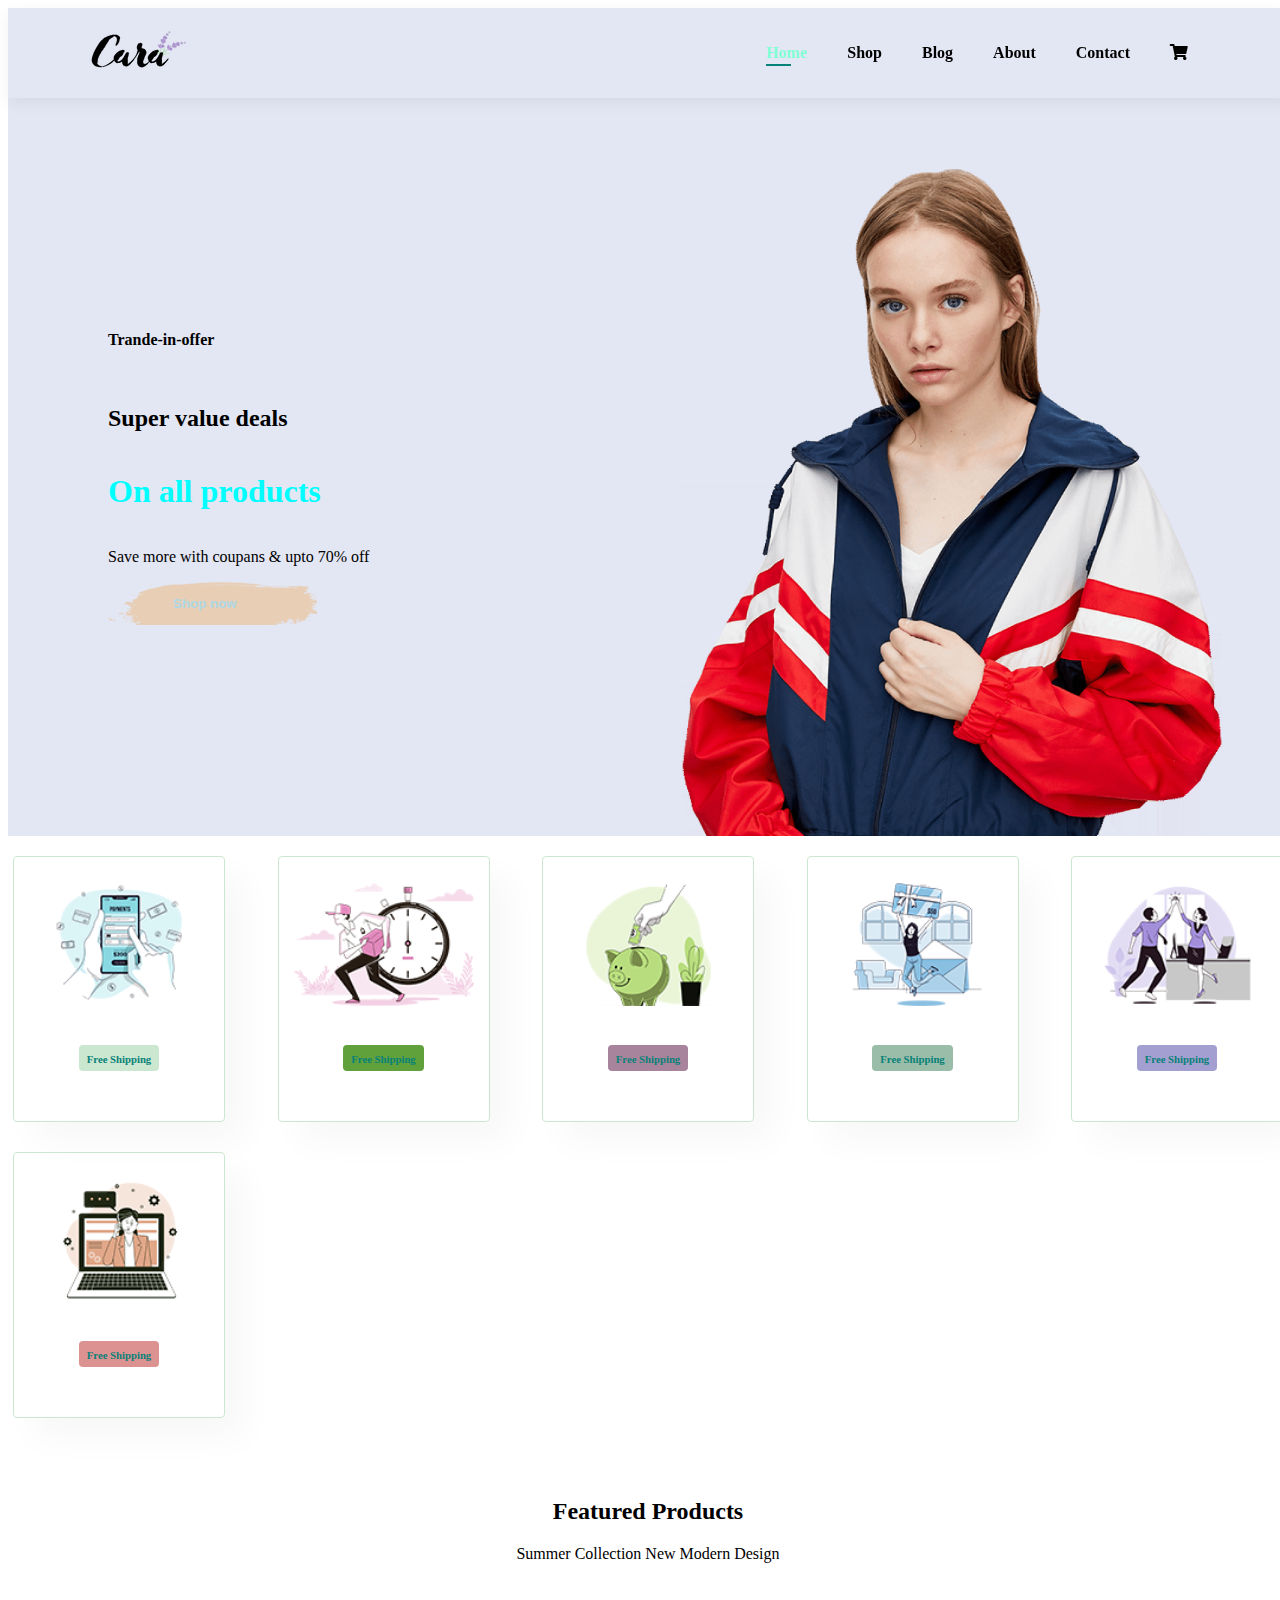
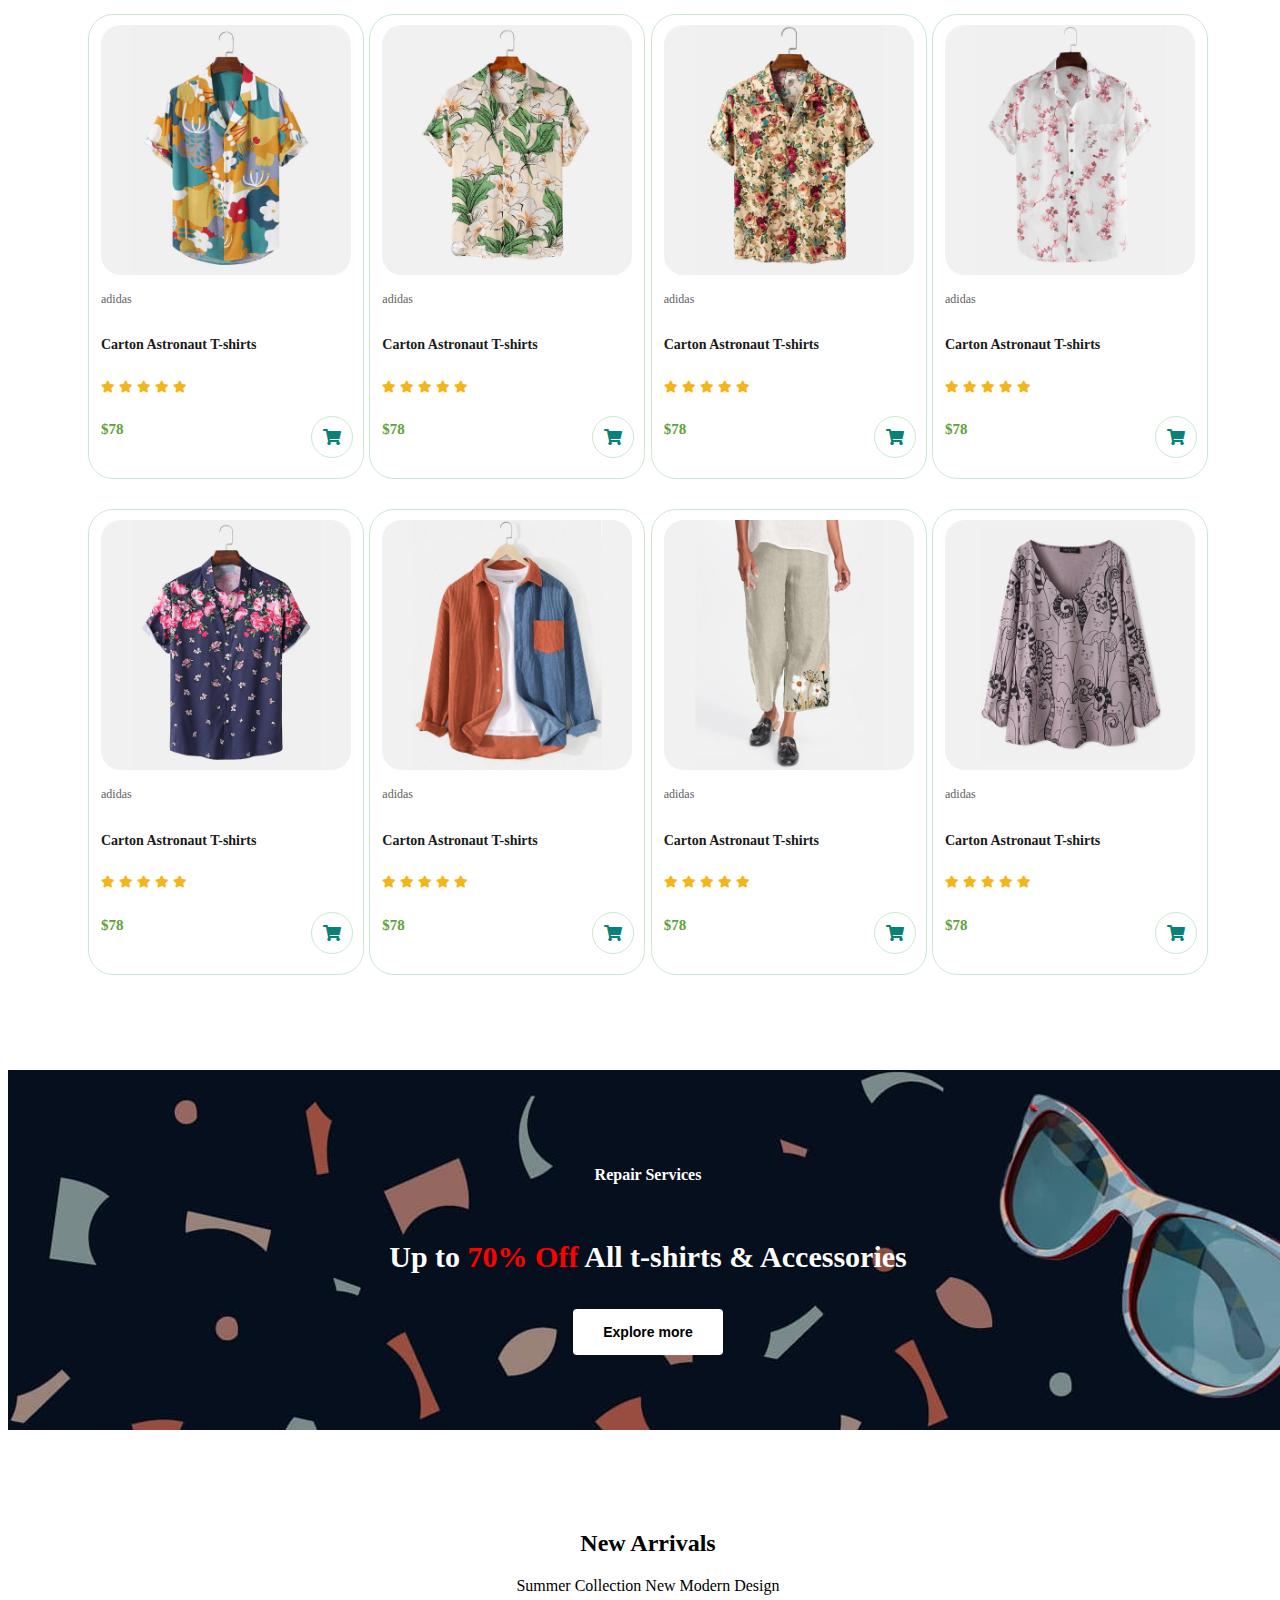
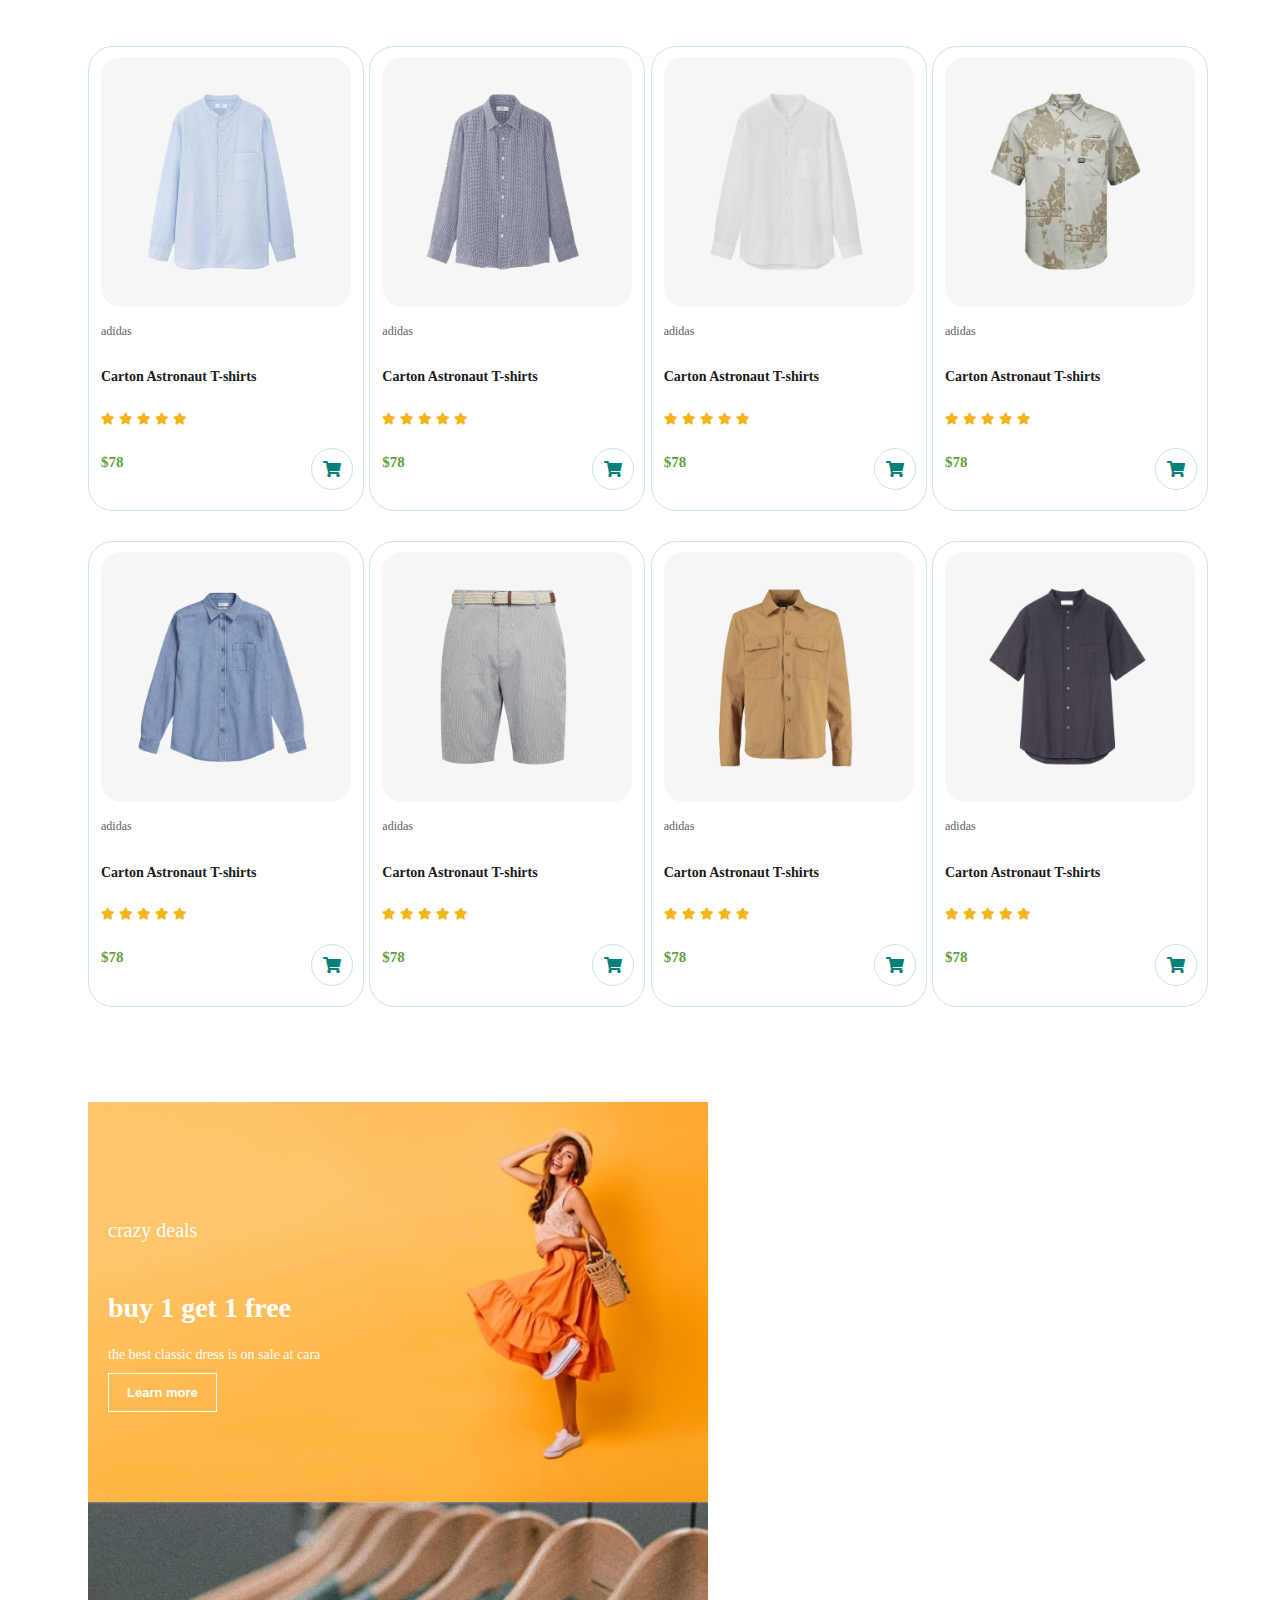
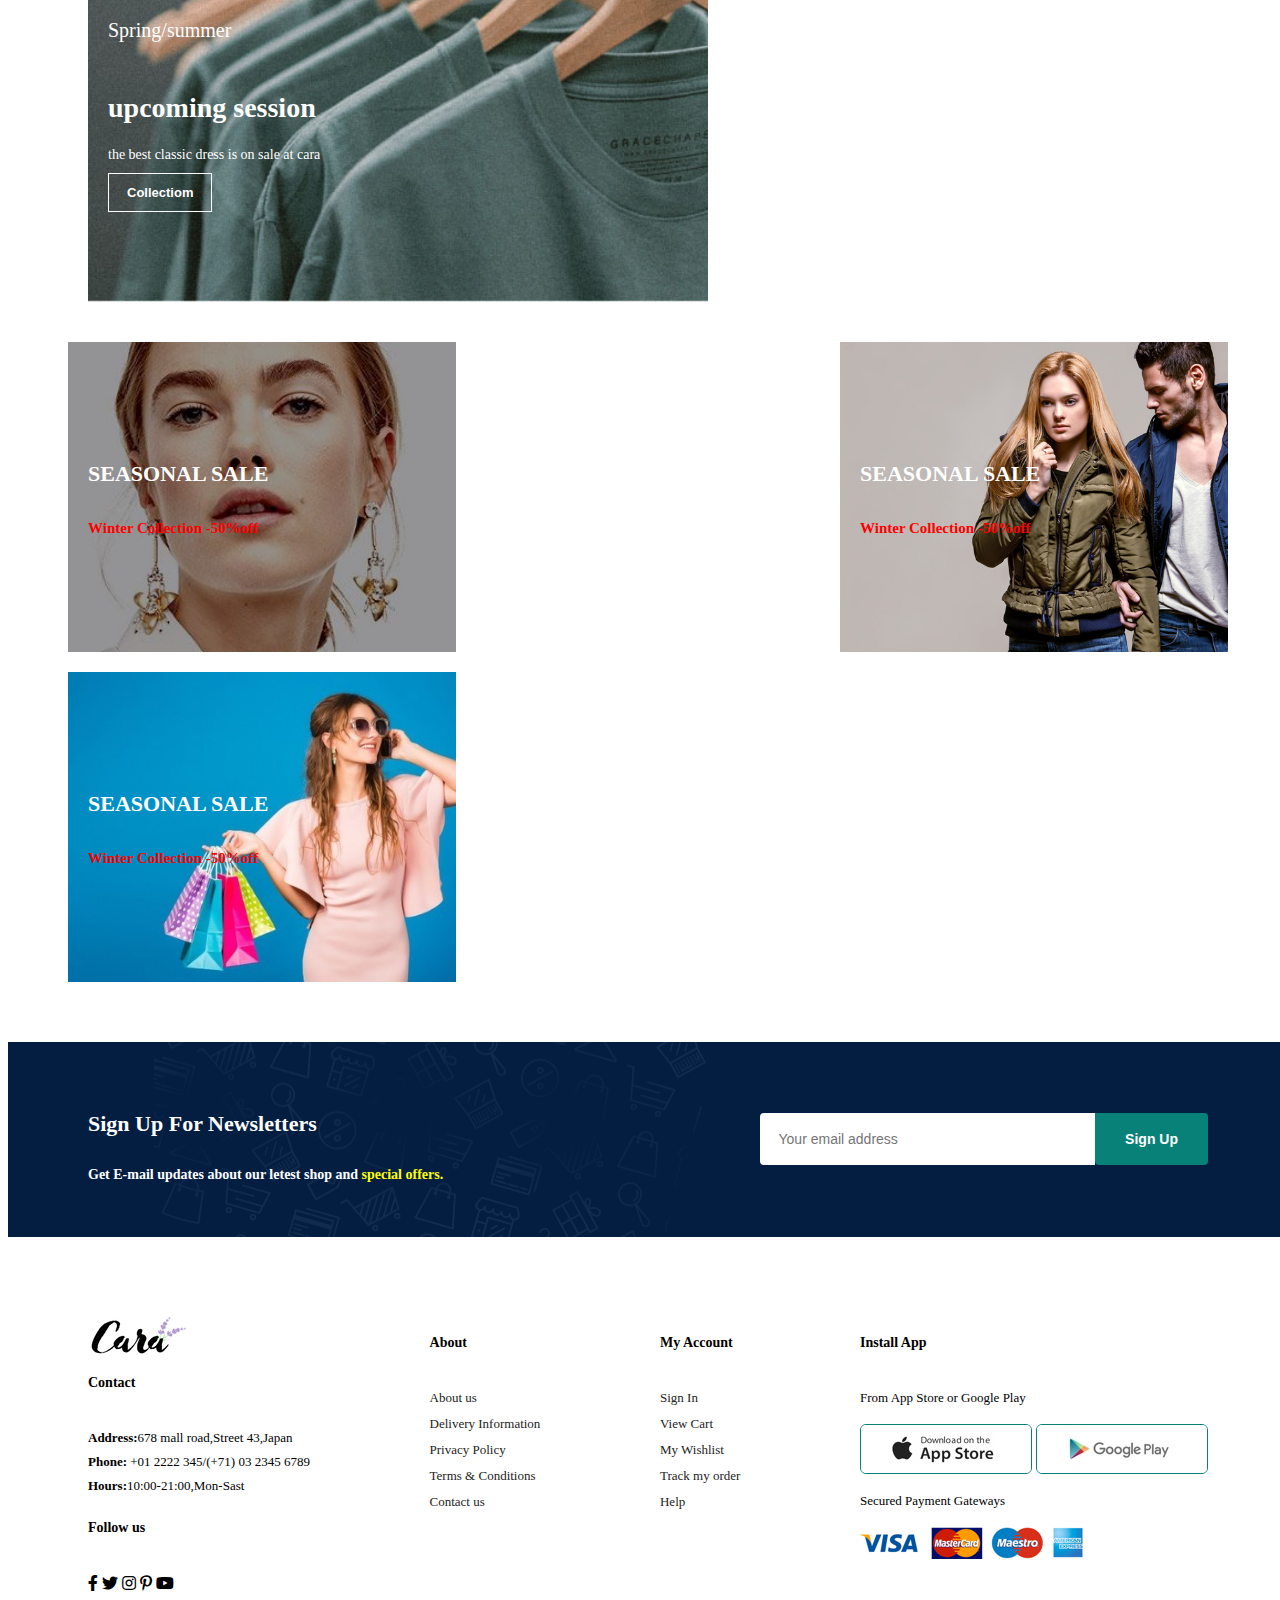
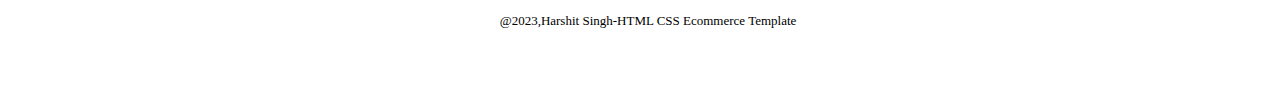
<file: index.html>
<!DOCTYPE html>
<html lang="en">
  <head>
    <meta charset="UTF-8">
    <meta name="viewport" content="width=device-width, initial-scale=1.0">
    <meta http-equiv="X-UA-Compatible" content="ie=edge">
    <title>Ecommerce</title>
    <link rel="stylesheet" href="https://use.fontawesome.com/releases/v5.15.4/css/all.css" />
    <link rel="stylesheet" href="style.css">
  </head>
  <body>
  <section id="header" >
<a href="#"><img src="img/logo.png" class="logo" alt=""></a>
<div>
<ul id="navbar">
    <li><a class="active" href="index.html">Home</a></li>
    <li><a href="shop.html">Shop</a></li>
    <li><a href="blog.html">Blog</a></li>
    <li><a href="about.html">About</a></li>
    <li><a href="contact.html">Contact</a></li>
    <li id="lg-bag"><a href="cart.html"><i class="fas fa-shopping-cart"></i></a></li>
    <a href="#" id="close" ><i  class="fas fa-times"></i></a>
</ul>
  </div>



  <div id="mobile">
      <a href="cart.html"><i class="fas fa-shopping-bag"></i></a>
      <i id="bar" class="fas fa-outdent"></i>
     
  </div>
 </section>


 <section id="hero">
     <h4>Trande-in-offer</h4>
     <h2>Super value deals</h2>
     <h1>On all products</h1>
     <p>Save more with coupans & upto 70% off</p>
     <button>Shop now</button>
 </section>

 <section id="feature" class="section-p1">
         <div class="fe-box">
         <img src="img/f1.png">
         <h6>Free Shipping</h6>
        </div>
        <div class="fe-box">
        <img src="img/f2.png">
        <h6>Free Shipping</h6>
        </div>
        <div class="fe-box">
         <img src="img/f3.png">
        <h6>Free Shipping</h6>
       </div>
            <div class="fe-box">
            <img src="img/f4.png">
            <h6>Free Shipping</h6>
           </div>
             <div class="fe-box">
            <img src="img/f5.png">
            <h6>Free Shipping</h6>
           </div>
             <div class="fe-box">
             <img src="img/f6.png">
                <h6>Free Shipping</h6>
            </div>


     
 </section>

 <section id="product1" class="section-p1">

<h2> Featured Products</h2>
<p>Summer Collection New Modern Design</p>
<div class="pro-container">
    <div class="pro">
<img src="img/f1.jpg" alt="">
<div class="des">
    <span>adidas</span>
    <h5>Carton Astronaut T-shirts</h5>
    <div class="star">
         <i class="fas fa-star"></i>
         <i class="fas fa-star"></i>
         <i class="fas fa-star"></i>
         <i class="fas fa-star"></i>
         <i class="fas fa-star"></i>
    </div>
    <h4>$78</h4>
</div>
<a href="#"><i class="fas fa-shopping-cart cart"></i></a>
    </div>
    <div class="pro">
        <img src="img/f2.jpg" alt="">
        <div class="des">
            <span>adidas</span>
            <h5>Carton Astronaut T-shirts</h5>
            <div class="star">
                 <i class="fas fa-star"></i>
                 <i class="fas fa-star"></i>
                 <i class="fas fa-star"></i>
                 <i class="fas fa-star"></i>
                 <i class="fas fa-star"></i>
            </div>
            <h4>$78</h4>
        </div>
        <a href="#"><i class="fas fa-shopping-cart cart"></i></a>
            </div>
            <div class="pro">
                <img src="img/f3.jpg" alt="">
                <div class="des">
                    <span>adidas</span>
                    <h5>Carton Astronaut T-shirts</h5>
                    <div class="star">
                         <i class="fas fa-star"></i>
                         <i class="fas fa-star"></i>
                         <i class="fas fa-star"></i>
                         <i class="fas fa-star"></i>
                         <i class="fas fa-star"></i>
                    </div>
                    <h4>$78</h4>
                </div>
                <a href="#"><i class="fas fa-shopping-cart cart"></i></a>
                    </div>
                    <div class="pro">
                        <img src="img/f4.jpg" alt="">
                        <div class="des">
                            <span>adidas</span>
                            <h5>Carton Astronaut T-shirts</h5>
                            <div class="star">
                                 <i class="fas fa-star"></i>
                                 <i class="fas fa-star"></i>
                                 <i class="fas fa-star"></i>
                                 <i class="fas fa-star"></i>
                                 <i class="fas fa-star"></i>
                            </div>
                            <h4>$78</h4>
                        </div>
                        <a href="#"><i class="fas fa-shopping-cart cart"></i></a>
                            </div>
                            <div class="pro">
                                <img src="img/f5.jpg" alt="">
                                <div class="des">
                                    <span>adidas</span>
                                    <h5>Carton Astronaut T-shirts</h5>
                                    <div class="star">
                                         <i class="fas fa-star"></i>
                                         <i class="fas fa-star"></i>
                                         <i class="fas fa-star"></i>
                                         <i class="fas fa-star"></i>
                                         <i class="fas fa-star"></i>
                                    </div>
                                    <h4>$78</h4>
                                </div>
                                <a href="#"><i class="fas fa-shopping-cart cart"></i></a>
                                    </div>

                                    <div class="pro">
                                        <img src="img/f6.jpg" alt="">
                                        <div class="des">
                                            <span>adidas</span>
                                            <h5>Carton Astronaut T-shirts</h5>
                                            <div class="star">
                                                 <i class="fas fa-star"></i>
                                                 <i class="fas fa-star"></i>
                                                 <i class="fas fa-star"></i>
                                                 <i class="fas fa-star"></i>
                                                 <i class="fas fa-star"></i>
                                            </div>
                                            <h4>$78</h4>
                                        </div>
                                        <a href="#"><i class="fas fa-shopping-cart cart"></i></a>
                                            </div>

                                            <div class="pro">
                                                <img src="img/f7.jpg" alt="">
                                                <div class="des">
                                                    <span>adidas</span>
                                                    <h5>Carton Astronaut T-shirts</h5>
                                                    <div class="star">
                                                         <i class="fas fa-star"></i>
                                                         <i class="fas fa-star"></i>
                                                         <i class="fas fa-star"></i>
                                                         <i class="fas fa-star"></i>
                                                         <i class="fas fa-star"></i>
                                                    </div>
                                                    <h4>$78</h4>
                                                </div>
                                                <a href="#"><i class="fas fa-shopping-cart cart"></i></a>
                                                    </div>
                                                    <div class="pro">
                                                        <img src="img/f8.jpg" alt="">
                                                        <div class="des">
                                                            <span>adidas</span>
                                                            <h5>Carton Astronaut T-shirts</h5>
                                                            <div class="star">
                                                                 <i class="fas fa-star"></i>
                                                                 <i class="fas fa-star"></i>
                                                                 <i class="fas fa-star"></i>
                                                                 <i class="fas fa-star"></i>
                                                                 <i class="fas fa-star"></i>
                                                            </div>
                                                            <h4>$78</h4>
                                                        </div>
                                                        <a href="#"><i class="fas fa-shopping-cart cart"></i></a>
                                                            </div>


   </div>

  </section>

<section id="banner" class="section-m1" >
    <h4> Repair Services</h4>
<h2>Up to <span>70% Off</span> All t-shirts & Accessories</h2>
<button class="normal1">Explore more</button>
</section>
 

<section id="product1" class="section-p1">

    <h2>New Arrivals</h2>
    <p>Summer Collection New Modern Design</p>
    <div class="pro-container">
        <div class="pro">
    <img src="img/n1.jpg" alt="">
    <div class="des">
        <span>adidas</span>
        <h5>Carton Astronaut T-shirts</h5>
        <div class="star">
             <i class="fas fa-star"></i>
             <i class="fas fa-star"></i>
             <i class="fas fa-star"></i>
             <i class="fas fa-star"></i>
             <i class="fas fa-star"></i>
        </div>
        <h4>$78</h4>
    </div>
    <a href="#"><i class="fas fa-shopping-cart cart"></i></a>
        </div>
        <div class="pro">
            <img src="img/n2.jpg" alt="">
            <div class="des">
                <span>adidas</span>
                <h5>Carton Astronaut T-shirts</h5>
                <div class="star">
                     <i class="fas fa-star"></i>
                     <i class="fas fa-star"></i>
                     <i class="fas fa-star"></i>
                     <i class="fas fa-star"></i>
                     <i class="fas fa-star"></i>
                </div>
                <h4>$78</h4>
            </div>
            <a href="#"><i class="fas fa-shopping-cart cart"></i></a>
                </div>
                <div class="pro">
                    <img src="img/n3.jpg" alt="">
                    <div class="des">
                        <span>adidas</span>
                        <h5>Carton Astronaut T-shirts</h5>
                        <div class="star">
                             <i class="fas fa-star"></i>
                             <i class="fas fa-star"></i>
                             <i class="fas fa-star"></i>
                             <i class="fas fa-star"></i>
                             <i class="fas fa-star"></i>
                        </div>
                        <h4>$78</h4>
                    </div>
                    <a href="#"><i class="fas fa-shopping-cart cart"></i></a>
                        </div>
                        <div class="pro">
                            <img src="img/n4.jpg" alt="">
                            <div class="des">
                                <span>adidas</span>
                                <h5>Carton Astronaut T-shirts</h5>
                                <div class="star">
                                     <i class="fas fa-star"></i>
                                     <i class="fas fa-star"></i>
                                     <i class="fas fa-star"></i>
                                     <i class="fas fa-star"></i>
                                     <i class="fas fa-star"></i>
                                </div>
                                <h4>$78</h4>
                            </div>
                            <a href="#"><i class="fas fa-shopping-cart cart"></i></a>
                                </div>
                                <div class="pro">
                                    <img src="img/n5.jpg" alt="">
                                    <div class="des">
                                        <span>adidas</span>
                                        <h5>Carton Astronaut T-shirts</h5>
                                        <div class="star">
                                             <i class="fas fa-star"></i>
                                             <i class="fas fa-star"></i>
                                             <i class="fas fa-star"></i>
                                             <i class="fas fa-star"></i>
                                             <i class="fas fa-star"></i>
                                        </div>
                                        <h4>$78</h4>
                                    </div>
                                    <a href="#"><i class="fas fa-shopping-cart cart"></i></a>
                                        </div>
    
                                        <div class="pro">
                                            <img src="img/n6.jpg" alt="">
                                            <div class="des">
                                                <span>adidas</span>
                                                <h5>Carton Astronaut T-shirts</h5>
                                                <div class="star">
                                                     <i class="fas fa-star"></i>
                                                     <i class="fas fa-star"></i>
                                                     <i class="fas fa-star"></i>
                                                     <i class="fas fa-star"></i>
                                                     <i class="fas fa-star"></i>
                                                </div>
                                                <h4>$78</h4>
                                            </div>
                                            <a href="#"><i class="fas fa-shopping-cart cart"></i></a>
                                                </div>
    
                                                <div class="pro">
                                                    <img src="img/n7.jpg" alt="">
                                                    <div class="des">
                                                        <span>adidas</span>
                                                        <h5>Carton Astronaut T-shirts</h5>
                                                        <div class="star">
                                                             <i class="fas fa-star"></i>
                                                             <i class="fas fa-star"></i>
                                                             <i class="fas fa-star"></i>
                                                             <i class="fas fa-star"></i>
                                                             <i class="fas fa-star"></i>
                                                        </div>
                                                        <h4>$78</h4>
                                                    </div>
                                                    <a href="#"><i class="fas fa-shopping-cart cart"></i></a>
                                                        </div>
                                                        <div class="pro">
                                                            <img src="img/n8.jpg" alt="">
                                                            <div class="des">
                                                                <span>adidas</span>
                                                                <h5>Carton Astronaut T-shirts</h5>
                                                                <div class="star">
                                                                     <i class="fas fa-star"></i>
                                                                     <i class="fas fa-star"></i>
                                                                     <i class="fas fa-star"></i>
                                                                     <i class="fas fa-star"></i>
                                                                     <i class="fas fa-star"></i>
                                                                </div>
                                                                <h4>$78</h4>
                                                            </div>
                                                            <a href="#"><i class="fas fa-shopping-cart cart"></i></a>
                                                                </div>
    
    
       </div>
    
      </section>

<section id="sm-banner" class="section-p1">
    <div class="banner-box">
        <h4>crazy deals</h4>
        <h2>buy 1 get 1 free</h2>
        <span>the best classic dress is on sale at cara </span>
        <button class="white">Learn more</button>
    </div>
    <div class="banner-box banner-box2">
        <h4>Spring/summer</h4>
        <h2>upcoming session</h2>
        <span>the best classic dress is on sale at cara </span>
        <button class="white">Collectiom</button>
    </div>
</section>

<section id="banner3">
    <div class="banner-box">
        <h2>SEASONAL SALE</h2>
        <h3>Winter Collection -50%off</h3>
</div>
<div class="banner-box banner-box2">
    <h2>SEASONAL SALE</h2>
    <h3>Winter Collection -50%off</h3>


</div>
<div class="banner-box banner-box3">
    <h2>SEASONAL SALE</h2>
    <h3>Winter Collection -50%off</h3>


</div>
</section>

<section id="newsletter" class="section-p1 section-m1">
    <div class="newstext">  
        <h4> Sign Up For Newsletters</h4>
<p>Get E-mail updates about our letest shop and <span>special offers.</span></p>

    </div>
    <div class="form">
<input type="text" placeholder="Your email address" id="emailInput">
<button class="normal1" id="signupButton">Sign Up</button>
    </div>


</section>


<footer class="section-p1">
<div class="col"> 
<img src="/img/logo.png" alt="">
<h4>Contact</h4>
<p><strong>Address:</strong>678 mall road,Street 43,Japan</p>
<p><strong>Phone:</strong> +01 2222 345/(+71) 03 2345 6789</p>
<p><strong>Hours:</strong>10:00-21:00,Mon-Sast</p>
<div class="follow">
    <h4>Follow us</h4>
    <div class="icon">
        <i class="fab fa-facebook-f"></i>
        <i class="fab fa-twitter"></i>
        <i class="fab fa-instagram"></i>
        <i class="fab fa-pinterest-p"></i>
        <i class="fab fa-youtube"></i>
    </div>
</div>
</div>
<div class="col">
    <h4>About</h4>
    <a href="#">About us</a>
    <a href="#">Delivery Information</a>
    <a href="#">Privacy Policy</a>
    <a href="#">Terms & Conditions</a>
    <a href="#">Contact us</a>


</div>
<div class="col">
    <h4>My Account</h4>
    <a href="#">Sign In</a>
    <a href="#">View Cart</a>
    <a href="#">My Wishlist</a>
    <a href="#">Track my order</a>
    <a href="#">Help</a>
</div>
<div class="col install">
    <h4>Install App</h4>
    <p>From App Store or Google Play</p>
    <div class="row">
        <img src="img/app.jpg" alt"">
        <img src="img/play.jpg" alt"">
 </div>
 <p>Secured Payment Gateways</p>
 <img src="img/pay.png" alt"">
</div>

<div class="copyright"> 
    <p> @2023,Harshit Singh-HTML CSS Ecommerce Template</p>
</div>
</footer>



	<script src="script.js" ></script>
  </body>
</html>
</file>
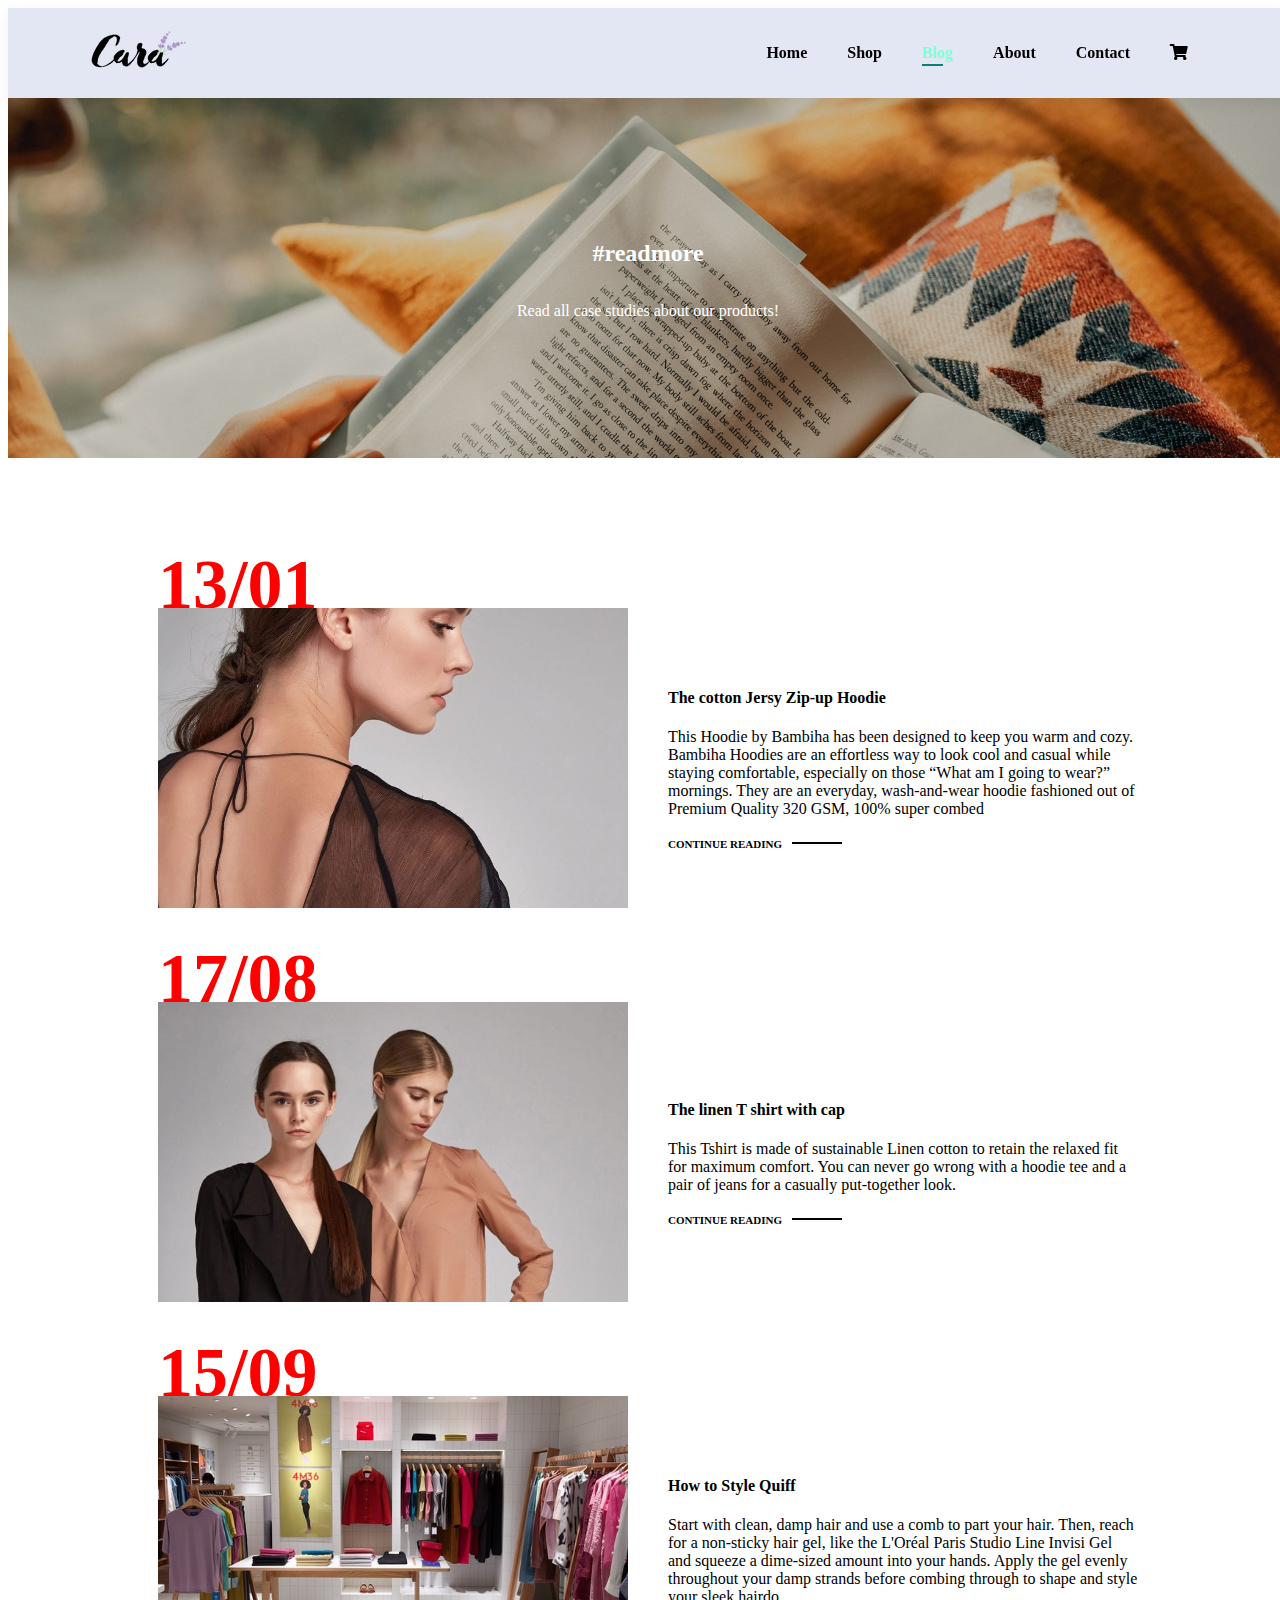
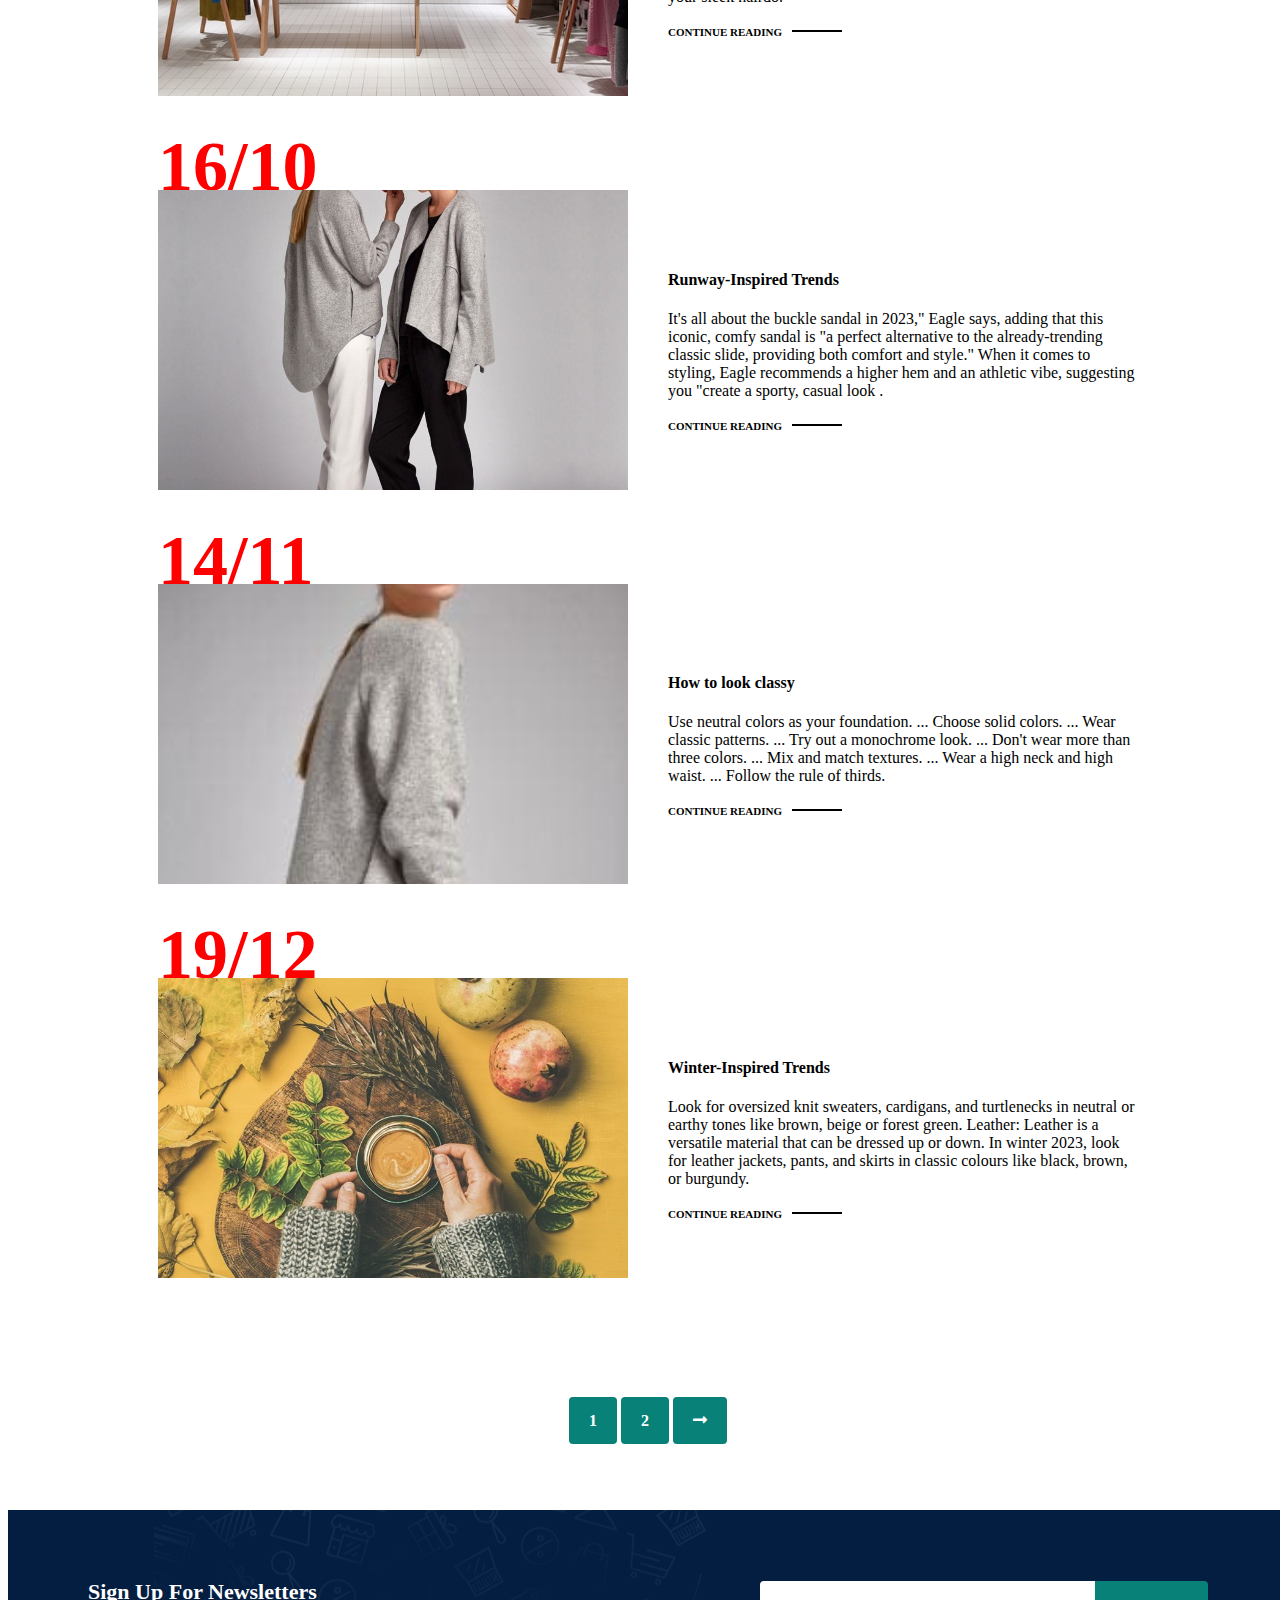
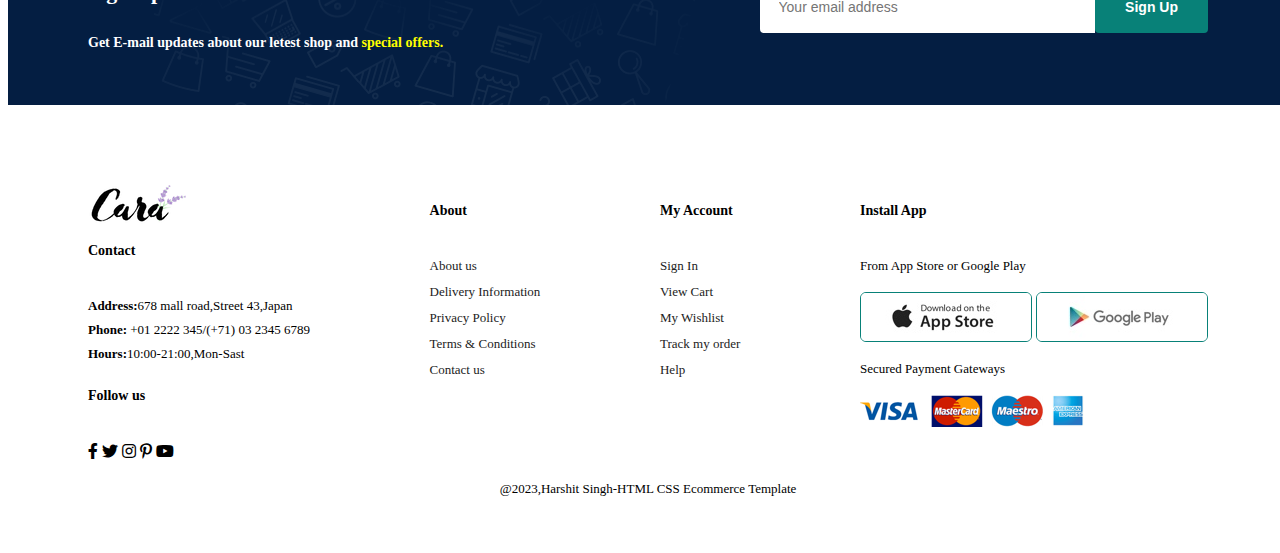
<file: blog.html>
<!DOCTYPE html>
<html lang="en">
  <head>
    <meta charset="UTF-8">
    <meta name="viewport" content="width=device-width, initial-scale=1.0">
    <meta http-equiv="X-UA-Compatible" content="ie=edge">
    <title>Ecommerce</title>
    <link rel="stylesheet" href="https://use.fontawesome.com/releases/v5.15.4/css/all.css" />
    <link rel="stylesheet" href="style.css">
  </head>
  <body>
  <section id="header" >

<a href="#"><img src="img/logo.png" class="logo" alt=""></a>
<div>
<ul id="navbar">
    <li><a  href="index.html">Home</a></li>
    <li><a  href="shop.html">Shop</a></li>
    <li><a  class="active" href="blog.html">Blog</a></li>
    <li><a href="about.html">About</a></li>
    <li><a href="contact.html">Contact</a></li>
    <li id="lg-bag"><a href="cart.html"><i class="fas fa-shopping-cart"></i></a></li>
    <a href="#" id="close"><i class="fas fa-times"></i></a>
</ul>
  </div>
  <div id="mobile">
      <a href="cart.html"><i class="fas fa-shopping-bag"></i></a>
      <i id="bar" class="fas fa-outdent"></i>
  </div>
 </section>


 <section id="page-header" class="blog-header">


     <h2>#readmore</h2>

     <p>Read all case studies about our products! </p>

 </section>

 <section id="blog">

<div class="blog-box">
    <div class="blog-img">
        <img src="img/bl.jpg">
    </div>
    <div class="blog-details">
<h4> The cotton Jersy Zip-up Hoodie</h4>
<p>This Hoodie by Bambiha has been designed to keep you warm and cozy. Bambiha Hoodies are an effortless way to look cool and casual while staying comfortable, especially on those “What am I going to wear?” mornings. They are an everyday, wash-and-wear hoodie fashioned out of Premium Quality 320 GSM, 100% super combed</p>
<a href="#">CONTINUE READING</a>
    </div>
    <h1>13/01</h1>
</div>
<div class="blog-box">
    <div class="blog-img">
        <img src="img/bl2.jpg">
    </div>
    <div class="blog-details">
<h4> The linen T shirt with cap</h4>
<p>This Tshirt  is made of sustainable Linen cotton to retain the relaxed fit for maximum comfort. You can never go wrong with a hoodie tee and a pair of jeans for a casually put-together look.</p>
<a href="#">CONTINUE READING</a>
    </div>
    <h1>17/08</h1>
</div>
<div class="blog-box">
    <div class="blog-img">
        <img src="img/b3.jpg">
    </div>
    <div class="blog-details">
<h4> How to Style Quiff</h4>
<p>Start with clean, damp hair and use a comb to part your hair. Then, reach for a non-sticky hair gel, like the L'Oréal Paris Studio Line Invisi Gel and squeeze a dime-sized amount into your hands. Apply the gel evenly throughout your damp strands before combing through to shape and style your sleek hairdo.</p>
<a href="#">CONTINUE READING</a>
    </div>
    <h1>15/09</h1>
</div>
<div class="blog-box">
    <div class="blog-img">
        <img src="img/bl4.jpg">
    </div>
    <div class="blog-details">
<h4> Runway-Inspired Trends</h4>
<p>It's all about the buckle sandal in 2023," Eagle says, adding that this iconic, comfy sandal is "a perfect alternative to the already-trending classic slide, providing both comfort and style." When it comes to styling, Eagle recommends a higher hem and an athletic vibe, suggesting you "create a sporty, casual look .</p>
<a href="#">CONTINUE READING</a>
    </div>
    <h1>16/10</h1>
</div>
<div class="blog-box">
    <div class="blog-img">
        <img src="img/b5.jpg">
    </div>
    <div class="blog-details">
<h4> How to look classy</h4>
<p>Use neutral colors as your foundation. ...
    Choose solid colors. ...
    Wear classic patterns. ...
    Try out a monochrome look. ...
    Don't wear more than three colors. ...
    Mix and match textures. ...
    Wear a high neck and high waist. ...
    Follow the rule of thirds.</p>
<a href="#">CONTINUE READING</a>
    </div>
    <h1>14/11</h1>
</div>
<div class="blog-box">
    <div class="blog-img">
        <img src="img/b6.jpg">
    </div>
    <div class="blog-details">
<h4> Winter-Inspired Trends</h4>
<p>
    Look for oversized knit sweaters, cardigans, and turtlenecks in neutral or earthy tones like brown, beige or forest green. Leather: Leather is a versatile material that can be dressed up or down. In winter 2023, look for leather jackets, pants, and skirts in classic colours like black, brown, or burgundy.</p>
<a href="#">CONTINUE READING</a>
    </div>
    <h1>19/12</h1>
</div>


 </section>

<section id="pagination" class="section-p1">
    <a href="#">1</a>
    <a href="#">2</a>
    <a href="#"><i class="fas fa-long-arrow-alt-right"></i></a>
</section>

<section id="newsletter" class="section-p1 section-m1">

    <div class="newstext">  
        <h4> Sign Up For Newsletters</h4>
<p>Get E-mail updates about our letest shop and <span>special offers.</span></p>

    </div>
    <div class="form">
<input type="text" placeholder="Your email address">
<button class="normal1">Sign Up</button>
    </div>


</section>



<footer class="section-p1">
<div class="col"> 
<img src="/img/logo.png" alt="">
<h4>Contact</h4>
<p><strong>Address:</strong>678 mall road,Street 43,Japan</p>
<p><strong>Phone:</strong> +01 2222 345/(+71) 03 2345 6789</p>
<p><strong>Hours:</strong>10:00-21:00,Mon-Sast</p>
<div class="follow">
    <h4>Follow us</h4>
    <div class="icon">
        <i class="fab fa-facebook-f"></i>
        <i class="fab fa-twitter"></i>
        <i class="fab fa-instagram"></i>
        <i class="fab fa-pinterest-p"></i>
        <i class="fab fa-youtube"></i>
    </div>
</div>
</div>
<div class="col">
    <h4>About</h4>
    <a href="#">About us</a>
    <a href="#">Delivery Information</a>
    <a href="#">Privacy Policy</a>
    <a href="#">Terms & Conditions</a>
    <a href="#">Contact us</a>


</div>
<div class="col">
    <h4>My Account</h4>
    <a href="#">Sign In</a>
    <a href="#">View Cart</a>
    <a href="#">My Wishlist</a>
    <a href="#">Track my order</a>
    <a href="#">Help</a>
</div>
<div class="col install">
    <h4>Install App</h4>
    <p>From App Store or Google Play</p>
    <div class="row">
        <img src="img/app.jpg" alt"">
        <img src="img/play.jpg" alt"">
 </div>
 <p>Secured Payment Gateways</p>
 <img src="img/pay.png" alt"">
</div>

<div class="copyright"> 
    <p> @2023,Harshit Singh-HTML CSS Ecommerce Template</p>
</div>
</footer>



	<script src="script.js"></script>
  </body>
</html>
</file>
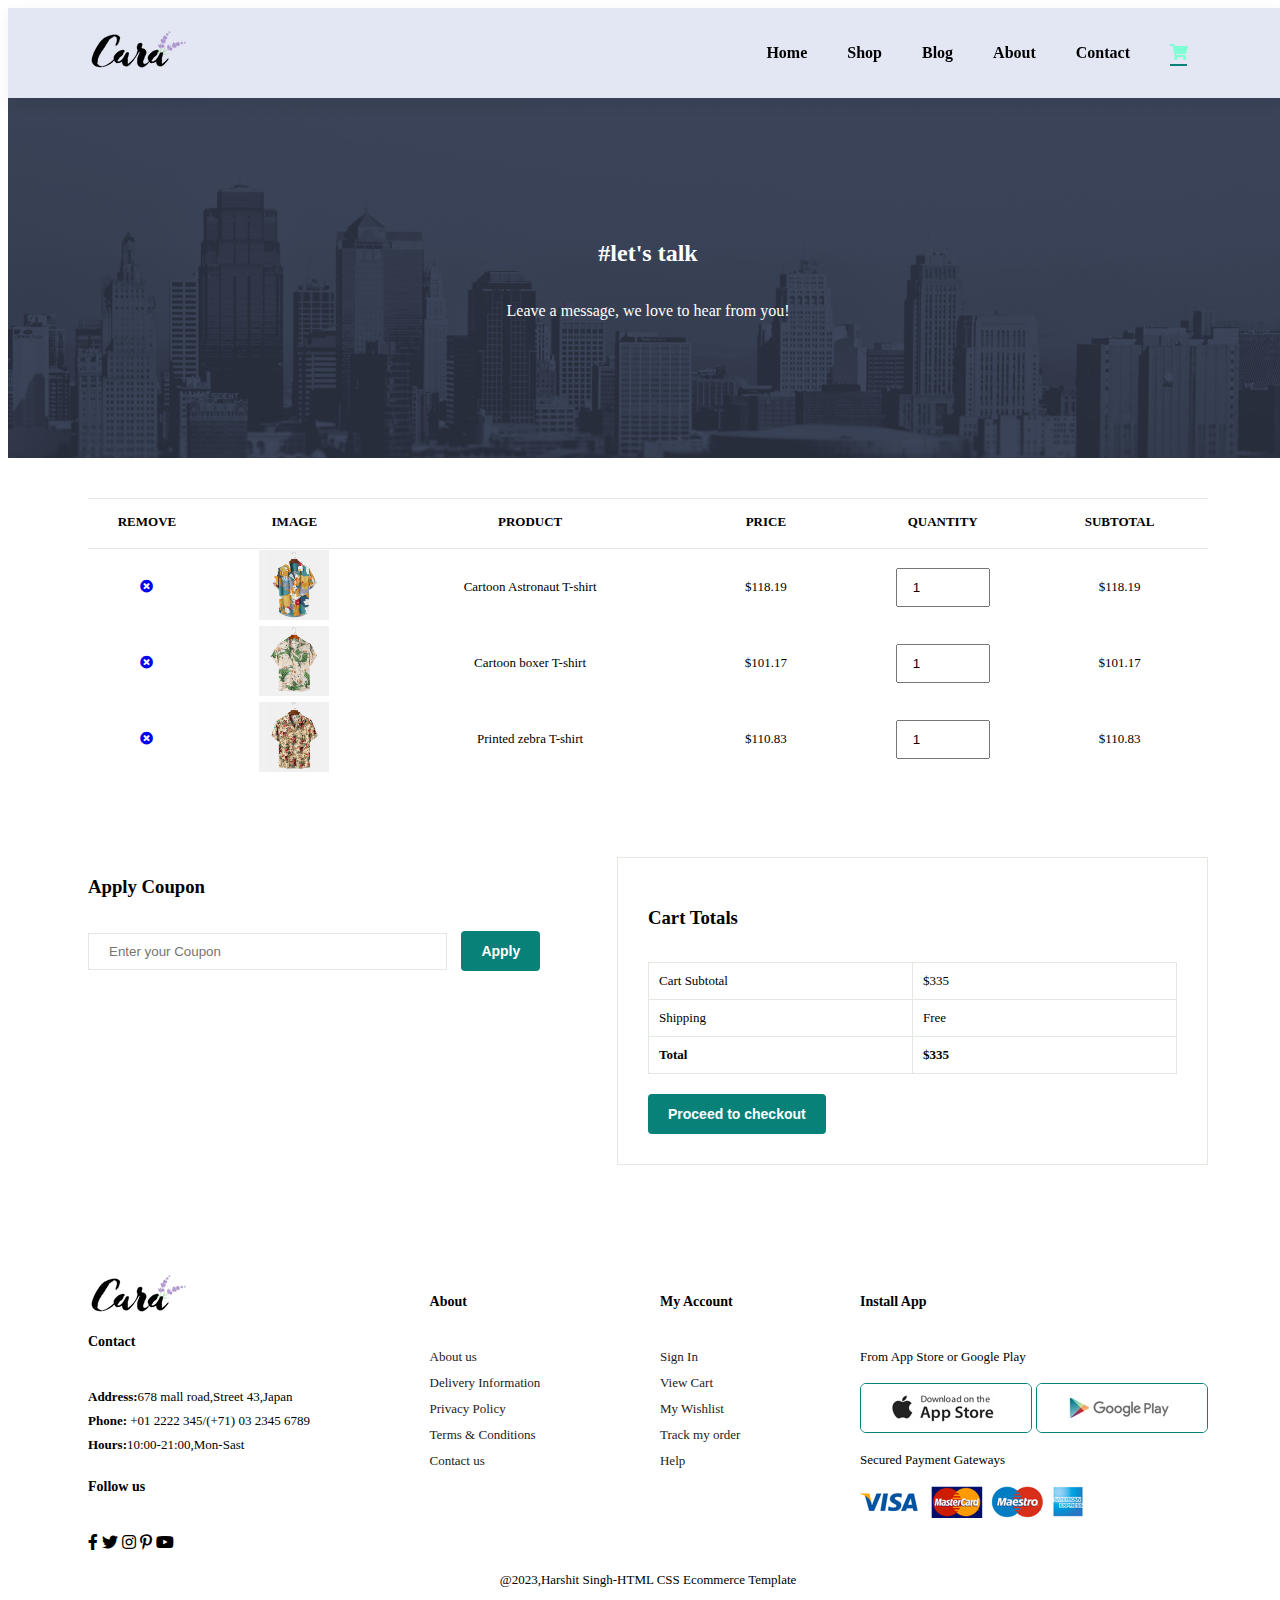
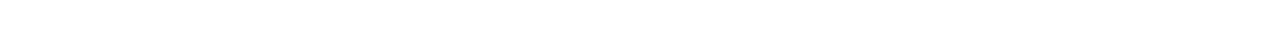
<file: cart.html>
<!DOCTYPE html>
<html lang="en">
  <head>
    <meta charset="UTF-8">
    <meta name="viewport" content="width=device-width, initial-scale=1.0">
    <meta http-equiv="X-UA-Compatible" content="ie=edge">
    <title>Ecommerce</title>
    <link rel="stylesheet" href="https://use.fontawesome.com/releases/v5.15.4/css/all.css" />
    <link rel="stylesheet" href="style.css">
  </head>
  <body>
  <section id="header" >

<a href="#"><img src="img/logo.png" class="logo" alt=""></a>
<div>
<ul id="navbar">
    <li><a  href="index.html">Home</a></li>
    <li><a  href="shop.html">Shop</a></li>
    <li><a  href="blog.html">Blog</a></li>
    <li><a   href="about.html">About</a></li>
    <li><a   href="contact.html">Contact</a></li>
    <li id="lg-bag"><a  class="active" href="cart.html"><i class="fas fa-shopping-cart"></i></a></li>
    <a href="#" id="close"><i class="fas fa-times"></i></a>
</ul>
  </div>
  <div id="mobile">
      <a  href="cart.html"><i class="fas fa-shopping-bag"></i></a>
      <i id="bar" class="fas fa-outdent"></i>
  </div>
 </section>





 <section id="page-header" class="about-header">



     <h2>#let's talk</h2>

     <p>Leave a message, we love to hear from you! </p>

 </section>

 <section id="cart" class="section-p1">
    <table width="100%">
        <thead>
            <tr>
             <td> Remove
             </td>
             <td> Image
            </td>   
            <td> Product
            </td>   
            <td> price
            </td>   
            <td> Quantity</td>
            <td>Subtotal</td>
            </tr>
        </thead>
        <tbody>
            <tr>
                <td><a href="#"><i class="fas fa-times-circle"></i></a></td>
                <td><img src="img/f1.jpg" alt=""></td>
                <td>Cartoon Astronaut T-shirt</td>
                <td>
                    $118.19
                </td>
                <td> <input type="number" value="1"></td>
                <td>$118.19</td>
            </tr>
            <tr>
                <td><a href="#"><i class="fas fa-times-circle"></i></a></td>
                <td><img src="img/f2.jpg" alt=""></td>
                <td>Cartoon boxer T-shirt</td>
                <td>
                    $101.17
                </td>
                <td> <input type="number" value="1"></td>
                <td>$101.17</td>
            </tr>
            <tr>
                <td><a href="#"><i class="fas fa-times-circle"></i></a></td>
                <td><img src="img/f3.jpg" alt=""></td>
                <td>Printed zebra T-shirt</td>
                <td>
                    $110.83
                </td>
                <td> <input type="number" value="1"></td>
                <td>$110.83</td>
            </tr>
        </tbody>
    </table>


 </section>
 

<section id="cart-add" class="section-p1">
<div id="coupon">
    <h3>Apply Coupon</h3>
    <div>
        <input type="text" placeholder="Enter your Coupon ">
        <button class="normal1"> Apply</button>    </div>
</div>
<div id="subtotal">
<h3>Cart Totals</h3>
<table>
    <tr>
        <td>
            Cart Subtotal
        </td>
        <td>$335</td>
    </tr>
    <tr>
        <td> Shipping</td>
        <td>Free</td>
        <tr>
            <td><strong>Total</strong></td>
            <td><strong>$335</strong></td>
        </tr>
    </tr>

</table>
<button class="normal1">Proceed to checkout</button>
</div>



</section>


<footer class="section-p1">
<div class="col"> 
<img src="/img/logo.png" alt="">
<h4>Contact</h4>
<p><strong>Address:</strong>678 mall road,Street 43,Japan</p>
<p><strong>Phone:</strong> +01 2222 345/(+71) 03 2345 6789</p>
<p><strong>Hours:</strong>10:00-21:00,Mon-Sast</p>
<div class="follow">
    <h4>Follow us</h4>
    <div class="icon">
        <i class="fab fa-facebook-f"></i>
        <i class="fab fa-twitter"></i>
        <i class="fab fa-instagram"></i>
        <i class="fab fa-pinterest-p"></i>
        <i class="fab fa-youtube"></i>
    </div>
</div>
</div>
<div class="col">
    <h4>About</h4>
    <a href="#">About us</a>
    <a href="#">Delivery Information</a>
    <a href="#">Privacy Policy</a>
    <a href="#">Terms & Conditions</a>
    <a href="#">Contact us</a>


</div>
<div class="col">
    <h4>My Account</h4>
    <a href="#">Sign In</a>
    <a href="#">View Cart</a>
    <a href="#">My Wishlist</a>
    <a href="#">Track my order</a>
    <a href="#">Help</a>
</div>
<div class="col install">
    <h4>Install App</h4>
    <p>From App Store or Google Play</p>
    <div class="row">
        <img src="img/app.jpg" alt"">
        <img src="img/play.jpg" alt"">
 </div>
 <p>Secured Payment Gateways</p>
 <img src="img/pay.png" alt"">
</div>

<div class="copyright"> 
    <p> @2023,Harshit Singh-HTML CSS Ecommerce Template</p>
</div>
</footer>



	<script src="script.js"></script>
  </body>
</html>
</file>
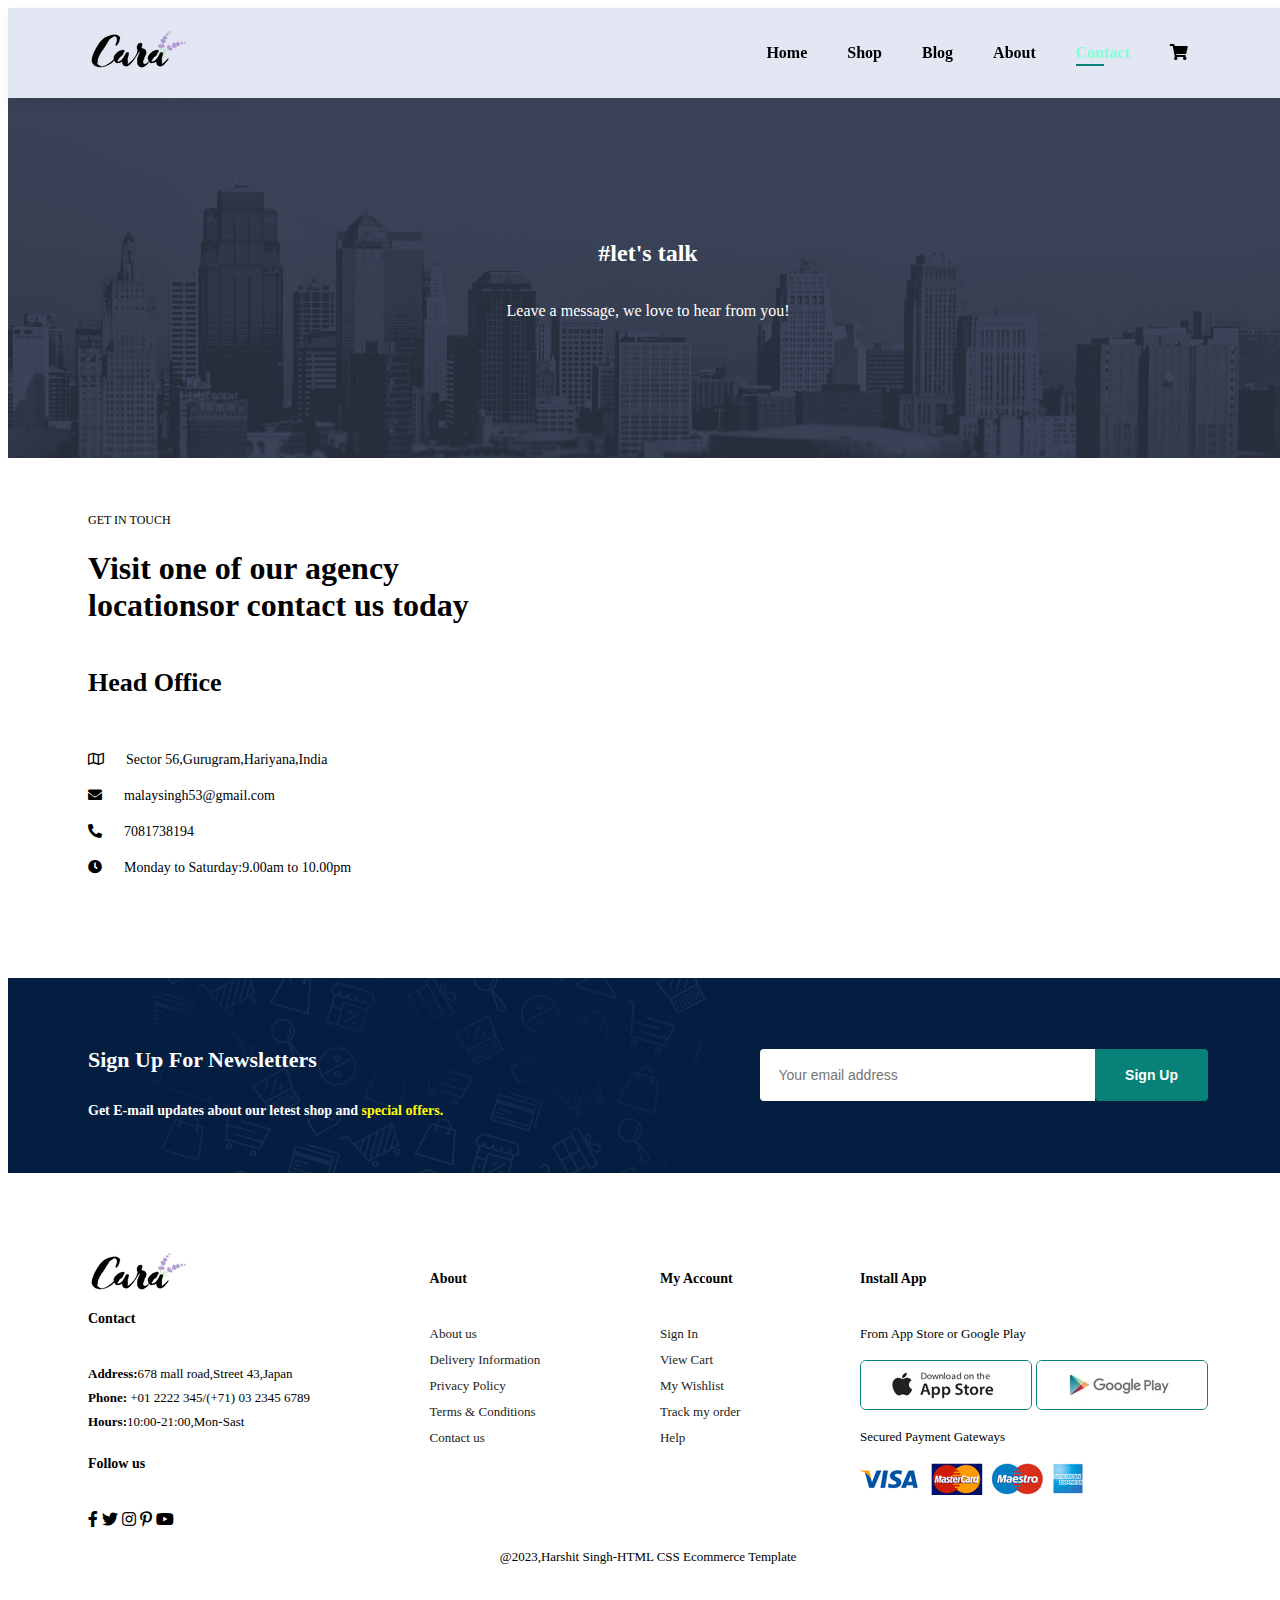
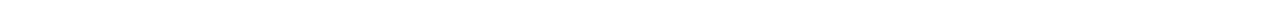
<file: contact.html>
<!DOCTYPE html>
<html lang="en">
  <head>
    <meta charset="UTF-8">
    <meta name="viewport" content="width=device-width, initial-scale=1.0">
    <meta http-equiv="X-UA-Compatible" content="ie=edge">
    <title>Ecommerce</title>
    <link rel="stylesheet" href="https://use.fontawesome.com/releases/v5.15.4/css/all.css" />
    <link rel="stylesheet" href="style.css">
  </head>
  <body>
  <section id="header" >

<a href="#"><img src="img/logo.png" class="logo" alt=""></a>
<div>
<ul id="navbar">
    <li><a  href="index.html">Home</a></li>
    <li><a  href="shop.html">Shop</a></li>
    <li><a  href="blog.html">Blog</a></li>
    <li><a   href="about.html">About</a></li>
    <li><a  class="active" href="contact.html">Contact</a></li>
    <li id="lg-bag"><a href="cart.html"><i class="fas fa-shopping-cart"></i></a></li>
    <a href="#" id="close"><i class="fas fa-times"></i></a>
</ul>
  </div>
  <div id="mobile">
      <a href="cart.html"><i class="fas fa-shopping-bag"></i></a>
      <i id="bar" class="fas fa-outdent"></i>
  </div>
 </section>


 <section id="page-header" class="about-header">



     <h2>#let's talk</h2>

     <p>Leave a message, we love to hear from you! </p>

 </section>

 <section id="contact-details" class="section-p1">

<div class="details">
<span> GET IN TOUCH</span>
<h1> Visit one of our agency locationsor contact us today</h1>
<h2>Head Office</h2>
<div>
    <li>
    <i class="far fa-map"></i>
    <p>Sector 56,Gurugram,Hariyana,India</p>
</li>
<li>
    <i class="fas fa-envelope"></i>
    <p>malaysingh53@gmail.com</p>
</li>
<li>
    <i class="fas fa-phone-alt"></i>
    <p>7081738194</p>
</li>
<li>
    <i class="fas fa-clock"></i>
    <p>Monday to Saturday:9.00am to 10.00pm</p>
</li>
</div></div>
<div class="map">
    <iframe src="https://www.google.com/maps/embed?pb=!1m18!1m12!1m3!1d14035.322163354564!2d77.09027495562063!3d28.42436973344281!2m3!1f0!2f0!3f0!3m2!1i1024!2i768!4f13.1!3m3!1m2!1s0x390d220169f5e215%3A0x995dcf81cbb6d65e!2sSector%2056%2C%20Gurugram%2C%20Haryana!5e0!3m2!1sen!2sin!4v1692127170559!5m2!1sen!2sin" width="600" height="450" style="border:0;" allowfullscreen="" loading="lazy" referrerpolicy="no-referrer-when-downgrade"></iframe>
</div>

 </section>




<section id="newsletter" class="section-p1 section-m1">
    <div class="newstext">  
        <h4> Sign Up For Newsletters</h4>
<p>Get E-mail updates about our letest shop and <span>special offers.</span></p>

    </div>
    <div class="form">
<input type="text" placeholder="Your email address" id="emailInput">
<button class="normal1" id="signupButton">Sign Up</button>
    </div>


</section>

<footer class="section-p1">
<div class="col"> 
<img src="/img/logo.png" alt="">
<h4>Contact</h4>
<p><strong>Address:</strong>678 mall road,Street 43,Japan</p>
<p><strong>Phone:</strong> +01 2222 345/(+71) 03 2345 6789</p>
<p><strong>Hours:</strong>10:00-21:00,Mon-Sast</p>
<div class="follow">
    <h4>Follow us</h4>
    <div class="icon">
        <i class="fab fa-facebook-f"></i>
        <i class="fab fa-twitter"></i>
        <i class="fab fa-instagram"></i>
        <i class="fab fa-pinterest-p"></i>
        <i class="fab fa-youtube"></i>
    </div>
</div>
</div>
<div class="col">
    <h4>About</h4>
    <a href="#">About us</a>
    <a href="#">Delivery Information</a>
    <a href="#">Privacy Policy</a>
    <a href="#">Terms & Conditions</a>
    <a href="#">Contact us</a>


</div>
<div class="col">
    <h4>My Account</h4>
    <a href="#">Sign In</a>
    <a href="#">View Cart</a>
    <a href="#">My Wishlist</a>
    <a href="#">Track my order</a>
    <a href="#">Help</a>
</div>
<div class="col install">
    <h4>Install App</h4>
    <p>From App Store or Google Play</p>
    <div class="row">
        <img src="img/app.jpg" alt"">
        <img src="img/play.jpg" alt"">
 </div>
 <p>Secured Payment Gateways</p>
 <img src="img/pay.png" alt"">
</div>

<div class="copyright"> 
    <p> @2023,Harshit Singh-HTML CSS Ecommerce Template</p>
</div>
</footer>



	<script src="script.js"></script>
  </body>
</html>
</file>
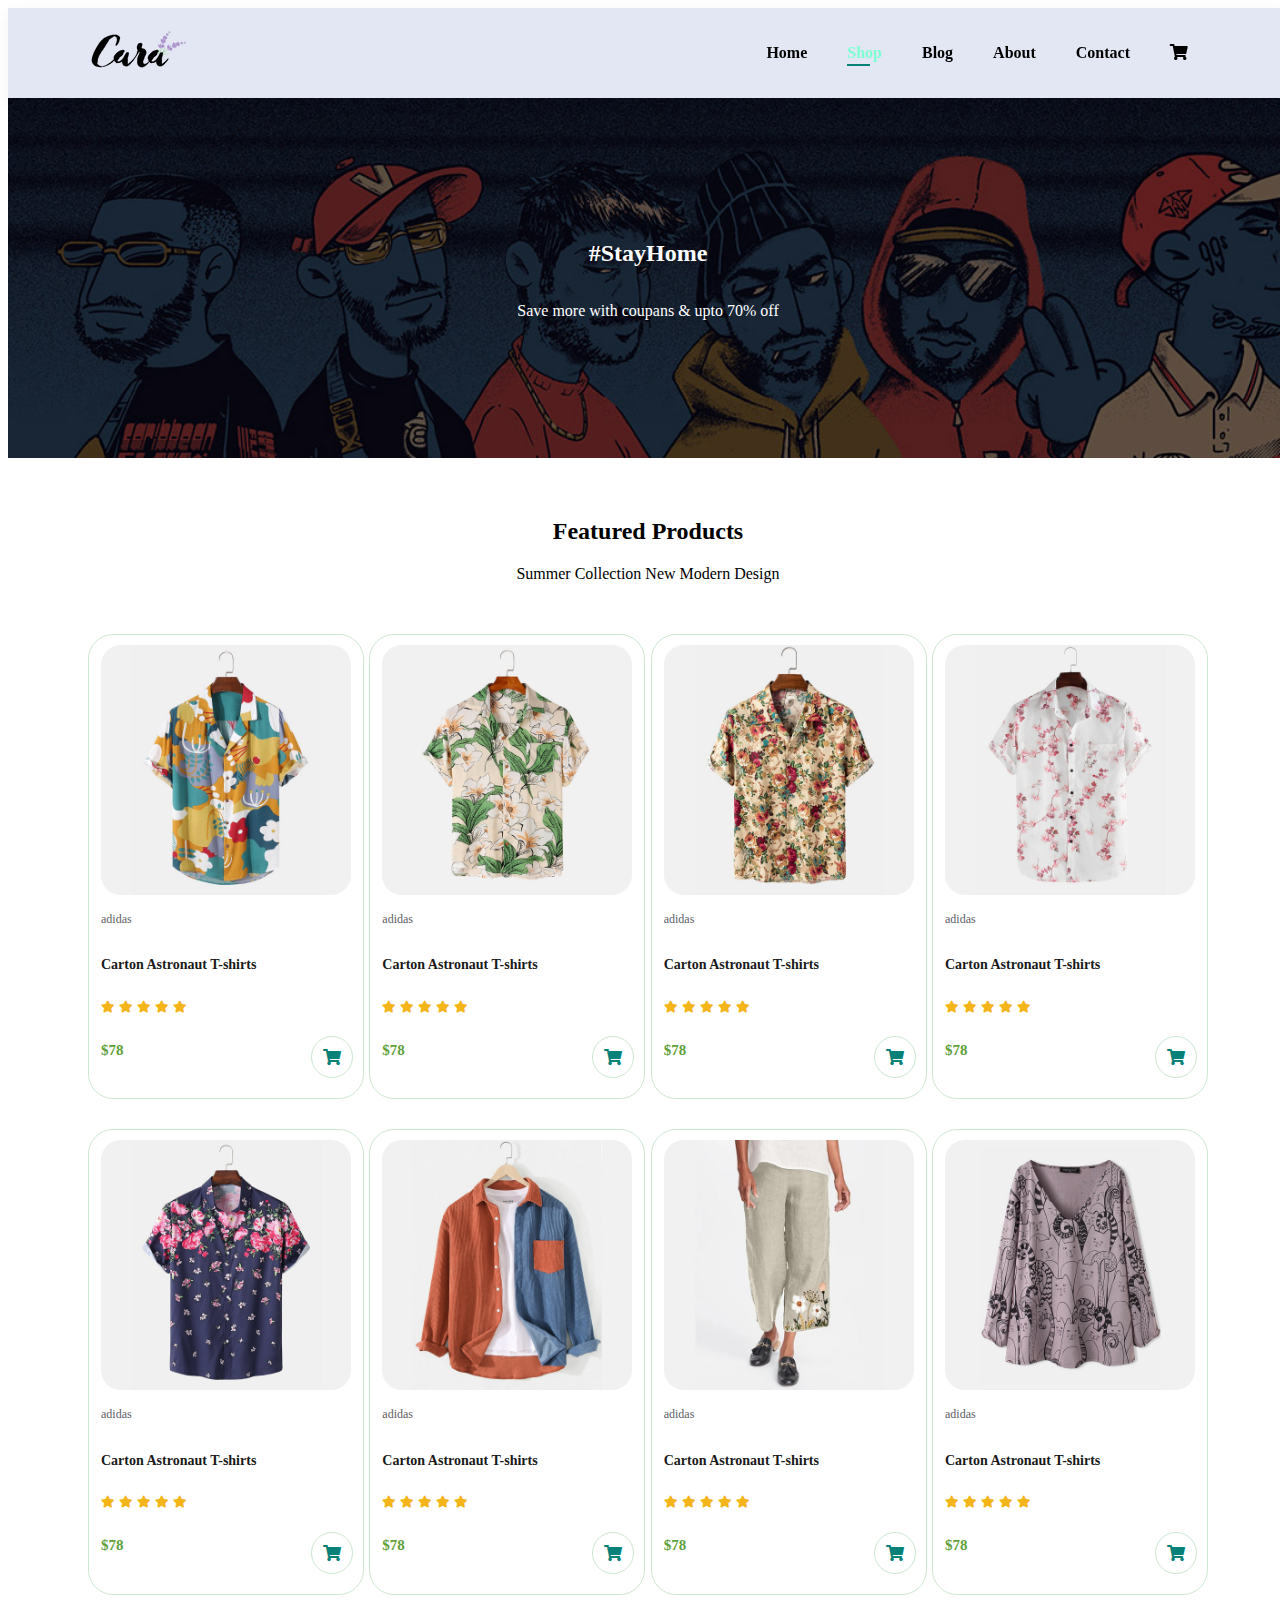
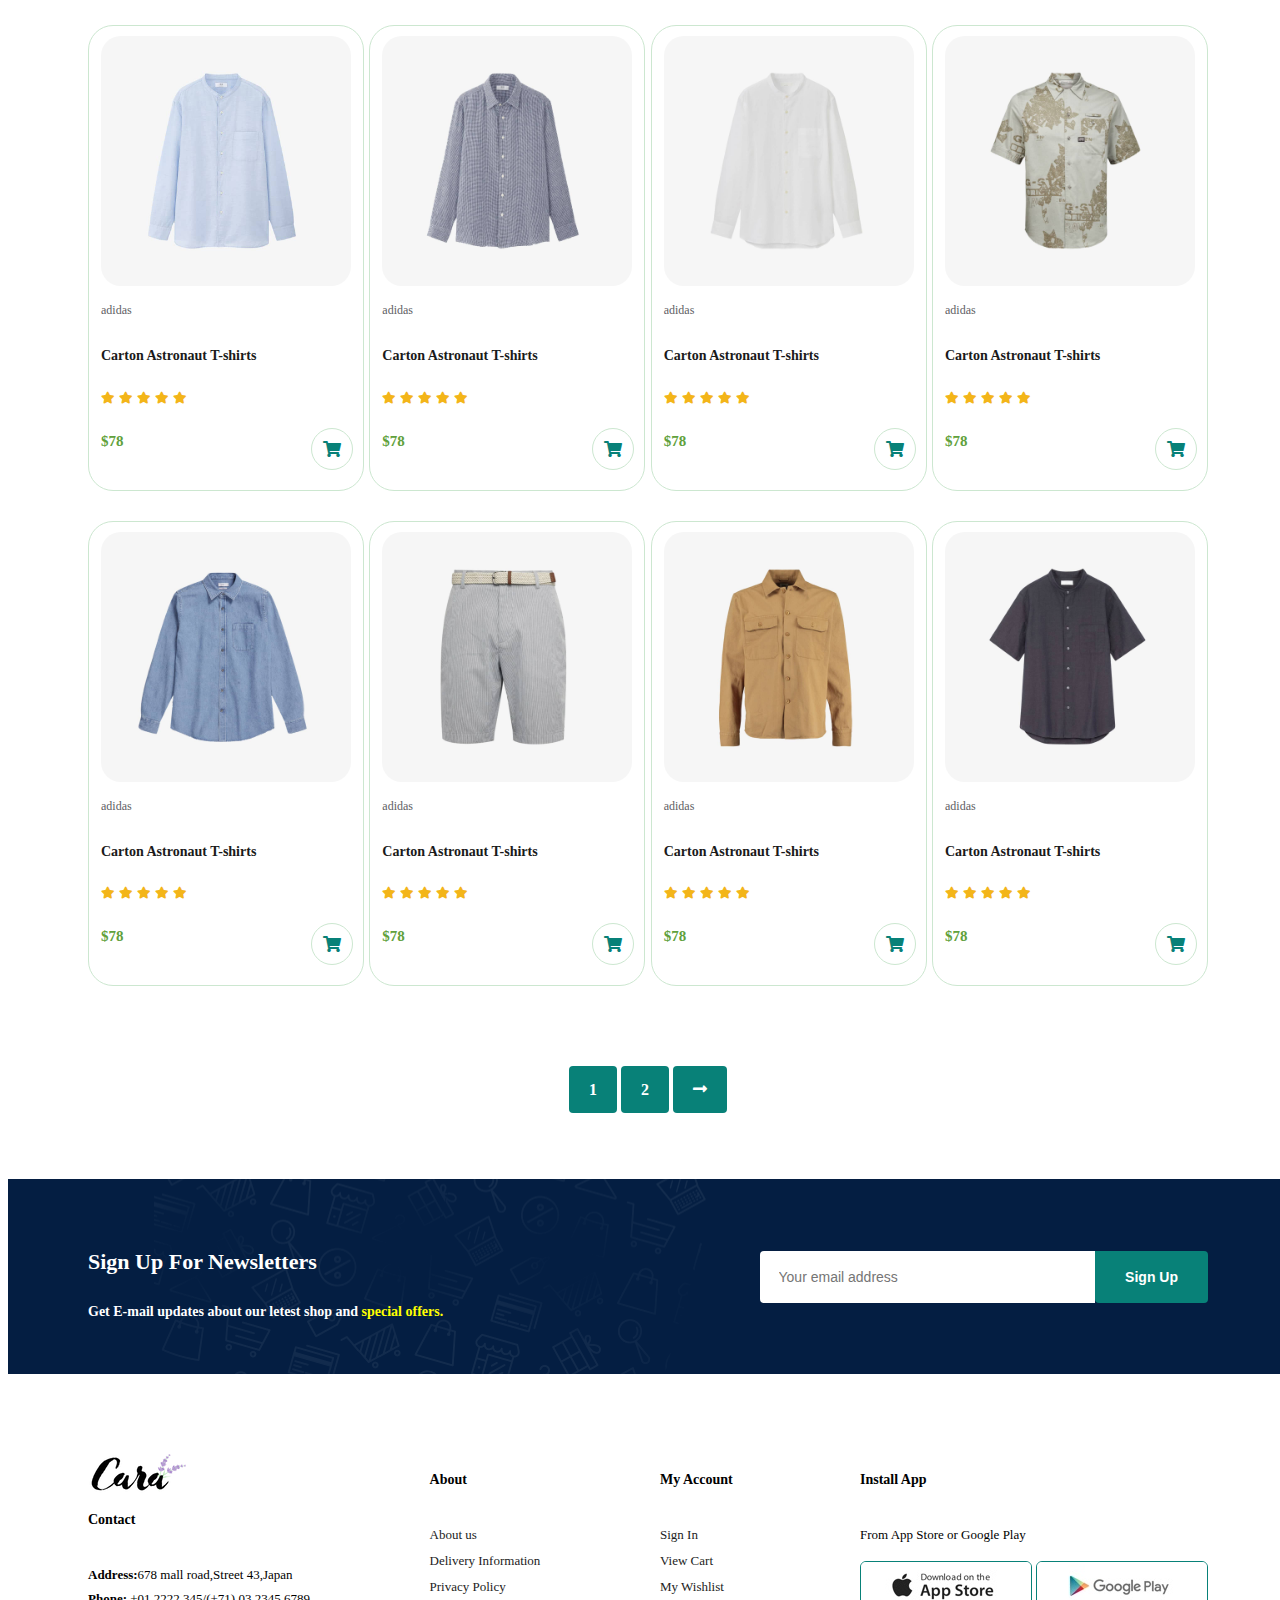
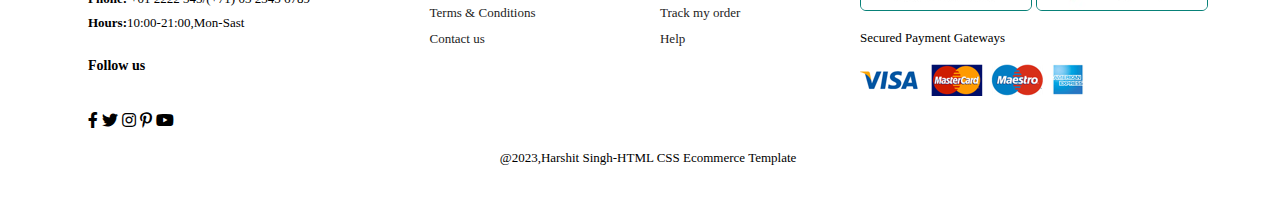
<file: shop.html>
<!DOCTYPE html>
<html lang="en">
  <head>
    <meta charset="UTF-8">
    <meta name="viewport" content="width=device-width, initial-scale=1.0">
    <meta http-equiv="X-UA-Compatible" content="ie=edge">
    <title>Ecommerce</title>
    <link rel="stylesheet" href="https://use.fontawesome.com/releases/v5.15.4/css/all.css" />
    <link rel="stylesheet" href="style.css">
  </head>
  <body>
  <section id="header" >
<a href="#"><img src="img/logo.png" class="logo" alt=""></a>
<div>
<ul id="navbar">
    <li><a  href="index.html">Home</a></li>
    <li><a class="active" href="shop.html">Shop</a></li>
    <li><a href="blog.html">Blog</a></li>
    <li><a href="about.html">About</a></li>
    <li><a href="contact.html">Contact</a></li>
    <li id="lg-bag"><a href="cart.html"><i class="fas fa-shopping-cart"></i></a></li>
    <a href="#" id="close"><i class="fas fa-times"></i></a>
</ul>
  </div>
  <div id="mobile">
      <a href="cart.html"><i class="fas fa-shopping-bag"></i></a>
      <i id="bar" class="fas fa-outdent"></i>
  </div>
 </section>


 <section id="page-header">


     <h2>#StayHome</h2>

     <p>Save more with coupans & upto 70% off</p>

 </section>


 

 <section id="product1" class="section-p1">

    

<h2> Featured Products</h2>
<p>Summer Collection New Modern Design</p>
<div class="pro-container">
    <div class="pro" onclick="window.location.href='sproduct.html';">
<img src="img/f1.jpg" alt="">
<div class="des">
    <span>adidas</span>
    <h5>Carton Astronaut T-shirts</h5>
    <div class="star">
         <i class="fas fa-star"></i>
         <i class="fas fa-star"></i>
         <i class="fas fa-star"></i>
         <i class="fas fa-star"></i>
         <i class="fas fa-star"></i>
    </div>
    <h4>$78</h4>
</div>
<a href="#"><i class="fas fa-shopping-cart cart"></i></a>
    </div>
    <div class="pro">
        <img src="img/f2.jpg" alt="">
        <div class="des">
            <span>adidas</span>
            <h5>Carton Astronaut T-shirts</h5>
            <div class="star">
                 <i class="fas fa-star"></i>
                 <i class="fas fa-star"></i>
                 <i class="fas fa-star"></i>
                 <i class="fas fa-star"></i>
                 <i class="fas fa-star"></i>
            </div>
            <h4>$78</h4>
        </div>
        <a href="#"><i class="fas fa-shopping-cart cart"></i></a>
            </div>
            <div class="pro">
                <img src="img/f3.jpg" alt="">
                <div class="des">
                    <span>adidas</span>
                    <h5>Carton Astronaut T-shirts</h5>
                    <div class="star">
                         <i class="fas fa-star"></i>
                         <i class="fas fa-star"></i>
                         <i class="fas fa-star"></i>
                         <i class="fas fa-star"></i>
                         <i class="fas fa-star"></i>
                    </div>
                    <h4>$78</h4>
                </div>
                <a href="#"><i class="fas fa-shopping-cart cart"></i></a>
                    </div>
                    <div class="pro">
                        <img src="img/f4.jpg" alt="">
                        <div class="des">
                            <span>adidas</span>
                            <h5>Carton Astronaut T-shirts</h5>
                            <div class="star">
                                 <i class="fas fa-star"></i>
                                 <i class="fas fa-star"></i>
                                 <i class="fas fa-star"></i>
                                 <i class="fas fa-star"></i>
                                 <i class="fas fa-star"></i>
                            </div>
                            <h4>$78</h4>
                        </div>
                        <a href="#"><i class="fas fa-shopping-cart cart"></i></a>
                            </div>
                            <div class="pro">
                                <img src="img/f5.jpg" alt="">
                                <div class="des">
                                    <span>adidas</span>
                                    <h5>Carton Astronaut T-shirts</h5>
                                    <div class="star">
                                         <i class="fas fa-star"></i>
                                         <i class="fas fa-star"></i>
                                         <i class="fas fa-star"></i>
                                         <i class="fas fa-star"></i>
                                         <i class="fas fa-star"></i>
                                    </div>
                                    <h4>$78</h4>
                                </div>
                                <a href="#"><i class="fas fa-shopping-cart cart"></i></a>
                                    </div>

                                    <div class="pro">
                                        <img src="img/f6.jpg" alt="">
                                        <div class="des">
                                            <span>adidas</span>
                                            <h5>Carton Astronaut T-shirts</h5>
                                            <div class="star">
                                                 <i class="fas fa-star"></i>
                                                 <i class="fas fa-star"></i>
                                                 <i class="fas fa-star"></i>
                                                 <i class="fas fa-star"></i>
                                                 <i class="fas fa-star"></i>
                                            </div>
                                            <h4>$78</h4>
                                        </div>
                                        <a href="#"><i class="fas fa-shopping-cart cart"></i></a>
                                            </div>

                                            <div class="pro">
                                                <img src="img/f7.jpg" alt="">
                                                <div class="des">
                                                    <span>adidas</span>
                                                    <h5>Carton Astronaut T-shirts</h5>
                                                    <div class="star">
                                                         <i class="fas fa-star"></i>
                                                         <i class="fas fa-star"></i>
                                                         <i class="fas fa-star"></i>
                                                         <i class="fas fa-star"></i>
                                                         <i class="fas fa-star"></i>
                                                    </div>
                                                    <h4>$78</h4>
                                                </div>
                                                <a href="#"><i class="fas fa-shopping-cart cart"></i></a>
                                                    </div>
                                                    <div class="pro">
                                                        <img src="img/f8.jpg" alt="">
                                                        <div class="des">
                                                            <span>adidas</span>
                                                            <h5>Carton Astronaut T-shirts</h5>
                                                            <div class="star">
                                                                 <i class="fas fa-star"></i>
                                                                 <i class="fas fa-star"></i>
                                                                 <i class="fas fa-star"></i>
                                                                 <i class="fas fa-star"></i>
                                                                 <i class="fas fa-star"></i>
                                                            </div>
                                                            <h4>$78</h4>
                                                        </div>
                                                        <a href="#"><i class="fas fa-shopping-cart cart"></i></a>
                                                            </div>


  
        <div class="pro">
    <img src="img/n1.jpg" alt="">
    <div class="des">
        <span>adidas</span>
        <h5>Carton Astronaut T-shirts</h5>
        <div class="star">
             <i class="fas fa-star"></i>
             <i class="fas fa-star"></i>
             <i class="fas fa-star"></i>
             <i class="fas fa-star"></i>
             <i class="fas fa-star"></i>
        </div>
        <h4>$78</h4>
    </div>
    <a href="#"><i class="fas fa-shopping-cart cart"></i></a>
        </div>
        <div class="pro">
            <img src="img/n2.jpg" alt="">
            <div class="des">
                <span>adidas</span>
                <h5>Carton Astronaut T-shirts</h5>
                <div class="star">
                     <i class="fas fa-star"></i>
                     <i class="fas fa-star"></i>
                     <i class="fas fa-star"></i>
                     <i class="fas fa-star"></i>
                     <i class="fas fa-star"></i>
                </div>
                <h4>$78</h4>
            </div>
            <a href="#"><i class="fas fa-shopping-cart cart"></i></a>
                </div>
                <div class="pro">
                    <img src="img/n3.jpg" alt="">
                    <div class="des">
                        <span>adidas</span>
                        <h5>Carton Astronaut T-shirts</h5>
                        <div class="star">
                             <i class="fas fa-star"></i>
                             <i class="fas fa-star"></i>
                             <i class="fas fa-star"></i>
                             <i class="fas fa-star"></i>
                             <i class="fas fa-star"></i>
                        </div>
                        <h4>$78</h4>
                    </div>
                    <a href="#"><i class="fas fa-shopping-cart cart"></i></a>
                        </div>
                        <div class="pro">
                            <img src="img/n4.jpg" alt="">
                            <div class="des">
                                <span>adidas</span>
                                <h5>Carton Astronaut T-shirts</h5>
                                <div class="star">
                                     <i class="fas fa-star"></i>
                                     <i class="fas fa-star"></i>
                                     <i class="fas fa-star"></i>
                                     <i class="fas fa-star"></i>
                                     <i class="fas fa-star"></i>
                                </div>
                                <h4>$78</h4>
                            </div>
                            <a href="#"><i class="fas fa-shopping-cart cart"></i></a>
                                </div>
                                <div class="pro">
                                    <img src="img/n5.jpg" alt="">
                                    <div class="des">
                                        <span>adidas</span>
                                        <h5>Carton Astronaut T-shirts</h5>
                                        <div class="star">
                                             <i class="fas fa-star"></i>
                                             <i class="fas fa-star"></i>
                                             <i class="fas fa-star"></i>
                                             <i class="fas fa-star"></i>
                                             <i class="fas fa-star"></i>
                                        </div>
                                        <h4>$78</h4>
                                    </div>
                                    <a href="#"><i class="fas fa-shopping-cart cart"></i></a>
                                        </div>
    
                                        <div class="pro">
                                            <img src="img/n6.jpg" alt="">
                                            <div class="des">
                                                <span>adidas</span>
                                                <h5>Carton Astronaut T-shirts</h5>
                                                <div class="star">
                                                     <i class="fas fa-star"></i>
                                                     <i class="fas fa-star"></i>
                                                     <i class="fas fa-star"></i>
                                                     <i class="fas fa-star"></i>
                                                     <i class="fas fa-star"></i>
                                                </div>
                                                <h4>$78</h4>
                                            </div>
                                            <a href="#"><i class="fas fa-shopping-cart cart"></i></a>
                                                </div>
    
                                                <div class="pro">
                                                    <img src="img/n7.jpg" alt="">
                                                    <div class="des">
                                                        <span>adidas</span>
                                                        <h5>Carton Astronaut T-shirts</h5>
                                                        <div class="star">
                                                             <i class="fas fa-star"></i>
                                                             <i class="fas fa-star"></i>
                                                             <i class="fas fa-star"></i>
                                                             <i class="fas fa-star"></i>
                                                             <i class="fas fa-star"></i>
                                                        </div>
                                                        <h4>$78</h4>
                                                    </div>
                                                    <a href="#"><i class="fas fa-shopping-cart cart"></i></a>
                                                        </div>
                                                        <div class="pro">
                                                            <img src="img/n8.jpg" alt="">
                                                            <div class="des">
                                                                <span>adidas</span>
                                                                <h5>Carton Astronaut T-shirts</h5>
                                                                <div class="star">
                                                                     <i class="fas fa-star"></i>
                                                                     <i class="fas fa-star"></i>
                                                                     <i class="fas fa-star"></i>
                                                                     <i class="fas fa-star"></i>
                                                                     <i class="fas fa-star"></i>
                                                                </div>
                                                                <h4>$78</h4>
                                                            </div>
                                                            <a href="#"><i class="fas fa-shopping-cart cart"></i></a>
                                                                </div>
    
    
       </div>
    
      </section>

<section id="pagination" class="section-p1">
    <a href="#">1</a>
    <a href="#">2</a>
    <a href="#"><i class="fas fa-long-arrow-alt-right"></i></a>
</section>

<section id="newsletter" class="section-p1 section-m1">

    <div class="newstext">  
        <h4> Sign Up For Newsletters</h4>
<p>Get E-mail updates about our letest shop and <span>special offers.</span></p>

    </div>
    <div class="form">
<input type="text" placeholder="Your email address">
<button class="normal1">Sign Up</button>
    </div>


</section>



<footer class="section-p1">
<div class="col"> 
<img src="/img/logo.png" alt="">
<h4>Contact</h4>
<p><strong>Address:</strong>678 mall road,Street 43,Japan</p>
<p><strong>Phone:</strong> +01 2222 345/(+71) 03 2345 6789</p>
<p><strong>Hours:</strong>10:00-21:00,Mon-Sast</p>
<div class="follow">
    <h4>Follow us</h4>
    <div class="icon">
        <i class="fab fa-facebook-f"></i>
        <i class="fab fa-twitter"></i>
        <i class="fab fa-instagram"></i>
        <i class="fab fa-pinterest-p"></i>
        <i class="fab fa-youtube"></i>
    </div>
</div>
</div>
<div class="col">
    <h4>About</h4>
    <a href="#">About us</a>
    <a href="#">Delivery Information</a>
    <a href="#">Privacy Policy</a>
    <a href="#">Terms & Conditions</a>
    <a href="#">Contact us</a>


</div>
<div class="col">
    <h4>My Account</h4>
    <a href="#">Sign In</a>
    <a href="#">View Cart</a>
    <a href="#">My Wishlist</a>
    <a href="#">Track my order</a>
    <a href="#">Help</a>
</div>
<div class="col install">
    <h4>Install App</h4>
    <p>From App Store or Google Play</p>
    <div class="row">
        <img src="img/app.jpg" alt"">
        <img src="img/play.jpg" alt"">
 </div>
 <p>Secured Payment Gateways</p>
 <img src="img/pay.png" alt"">
</div>

<div class="copyright"> 
    <p> @2023,Harshit Singh-HTML CSS Ecommerce Template</p>
</div>
</footer>



	<script src="script.js"></script>
  </body>
</html>
</file>
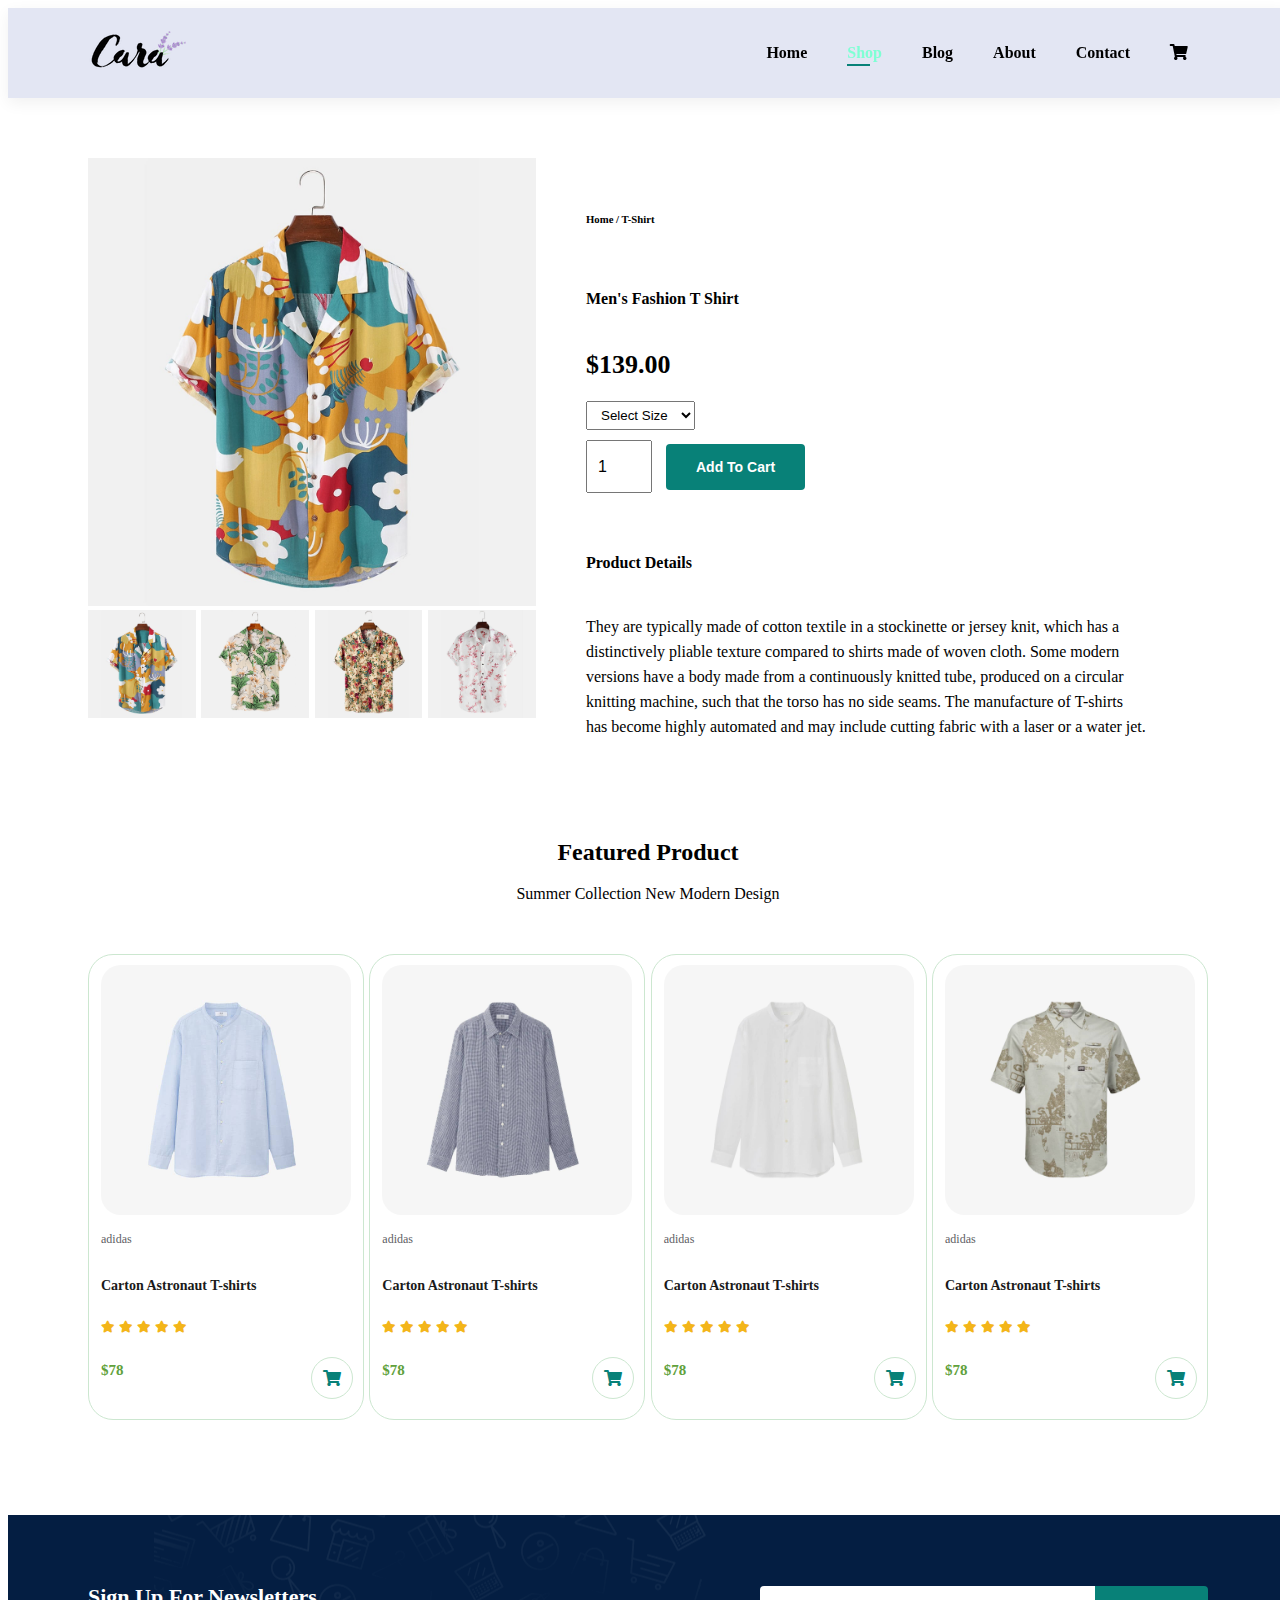
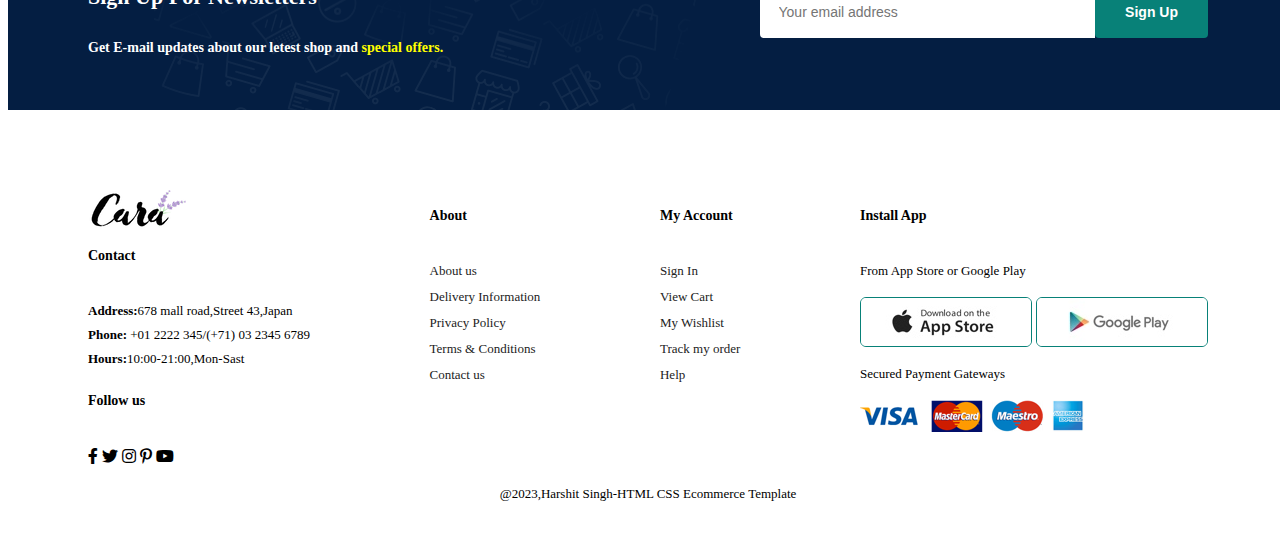
<file: sproduct.html>
<!DOCTYPE html>
<html lang="en">
  <head>
    <meta charset="UTF-8">
    <meta name="viewport" content="width=device-width, initial-scale=1.0">
    <meta http-equiv="X-UA-Compatible" content="ie=edge">
    <title>Ecommerce</title>
    <link rel="stylesheet" href="https://use.fontawesome.com/releases/v5.15.4/css/all.css" />
    <link rel="stylesheet" href="style.css">
  </head>
  <body>
  <section id="header" >
<a href="#"><img src="img/logo.png" class="logo" alt=""></a>
<div>
<ul id="navbar">
    <li><a  href="index.html">Home</a></li>
    <li><a class="active" href="shop.html">Shop</a></li>
    <li><a href="blog.html">Blog</a></li>
    <li><a href="about.html">About</a></li>
    <li><a href="contact.html">Contact</a></li>
    <li id="lg-bag"><a href="cart.html"><i class="fas fa-shopping-cart"></i></a></li>
    <a href="#" id="close"><i class="fas fa-times"></i></a>
</ul>
  </div>
  <div id="mobile">
      <a href="cart.html"><i class="fas fa-shopping-bag"></i></a>
      <i id="bar" class="fas fa-outdent"></i>
  </div>
 </section>

<section id="prodetails" class="section-p1">

 <div class="single-pro-image">
 <img src="img/f1.jpg" width="100%" id="mainimg" alt="">

<div class="small-img-group">
    <div class="small-img-col">
<img src="img/f1.jpg" width="100%" class="small-img" alt="">
    </div>
    <div class="small-img-col">
        <img src="img/f2.jpg" width="100%" class="small-img" alt="">
            </div>
            <div class="small-img-col">
                <img src="img/f3.jpg" width="100%" class="small-img" alt="">
                    </div>
                    <div class="small-img-col">
                        <img src="img/f4.jpg" width="100%" class="small-img" alt="">
                            </div>

</div>
</div>

<div class="single-pro-details">
<h6>Home / T-Shirt</h6>
<h4>Men's Fashion T Shirt</h4>
<h2> $139.00</h2>
<select>
    <option>Select Size</option>
    <option>XL</option>
    <option>XXL</option>
    <option>Small</option>
    <option>Large</option>
    <option>Medium</option>
</select>
<input type="number" value="1">
<button class="normal1">Add To Cart</button>
<h4>Product Details</h4>
<span> They are typically made of cotton textile in a stockinette or jersey knit, which has a distinctively pliable texture compared to shirts made of woven cloth. Some modern versions have a body made from a continuously knitted tube, produced on a circular knitting machine, such that the torso has no side seams. The manufacture of T-shirts has become highly automated and may include cutting fabric with a laser or a water jet.</span>
</div> 
</section>

<section id="product1" class="section-p1">


    <h2>Featured Product</h2>
    <p>Summer Collection New Modern Design</p>
    <div class="pro-container">
        <div class="pro">
    <img src="img/n1.jpg" alt="">
    <div class="des">
        <span>adidas</span>
        <h5>Carton Astronaut T-shirts</h5>
        <div class="star">
             <i class="fas fa-star"></i>
             <i class="fas fa-star"></i>
             <i class="fas fa-star"></i>
             <i class="fas fa-star"></i>
             <i class="fas fa-star"></i>
        </div>
        <h4>$78</h4>
    </div>
    <a href="#"><i class="fas fa-shopping-cart cart"></i></a>
        </div>
        <div class="pro">
            <img src="img/n2.jpg" alt="">
            <div class="des">
                <span>adidas</span>
                <h5>Carton Astronaut T-shirts</h5>
                <div class="star">
                     <i class="fas fa-star"></i>
                     <i class="fas fa-star"></i>
                     <i class="fas fa-star"></i>
                     <i class="fas fa-star"></i>
                     <i class="fas fa-star"></i>
                </div>
                <h4>$78</h4>
            </div>
            <a href="#"><i class="fas fa-shopping-cart cart"></i></a>
                </div>
                <div class="pro">
                    <img src="img/n3.jpg" alt="">
                    <div class="des">
                        <span>adidas</span>
                        <h5>Carton Astronaut T-shirts</h5>
                        <div class="star">
                             <i class="fas fa-star"></i>
                             <i class="fas fa-star"></i>
                             <i class="fas fa-star"></i>
                             <i class="fas fa-star"></i>
                             <i class="fas fa-star"></i>
                        </div>
                        <h4>$78</h4>
                    </div>
                    <a href="#"><i class="fas fa-shopping-cart cart"></i></a>
                        </div>
                        <div class="pro">
                            <img src="img/n4.jpg" alt="">
                            <div class="des">
                                <span>adidas</span>
                                <h5>Carton Astronaut T-shirts</h5>
                                <div class="star">
                                     <i class="fas fa-star"></i>
                                     <i class="fas fa-star"></i>
                                     <i class="fas fa-star"></i>
                                     <i class="fas fa-star"></i>
                                     <i class="fas fa-star"></i>
                                </div>
                                <h4>$78</h4>
                            </div>
                            <a href="#"><i class="fas fa-shopping-cart cart"></i></a>
                                </div>
                                
    
                                        
    
                                                

    
    
       </div>
    
      </section>



<section id="newsletter" class="section-p1 section-m1">

    <div class="newstext">  
        <h4> Sign Up For Newsletters</h4>
<p>Get E-mail updates about our letest shop and <span>special offers.</span></p>

    </div>
    <div class="form">
<input type="text" placeholder="Your email address">
<button class="normal1">Sign Up</button>
    </div>


</section>



<footer class="section-p1">
<div class="col"> 
<img src="/img/logo.png" alt="">
<h4>Contact</h4>
<p><strong>Address:</strong>678 mall road,Street 43,Japan</p>
<p><strong>Phone:</strong> +01 2222 345/(+71) 03 2345 6789</p>
<p><strong>Hours:</strong>10:00-21:00,Mon-Sast</p>
<div class="follow">
    <h4>Follow us</h4>
    <div class="icon">
        <i class="fab fa-facebook-f"></i>
        <i class="fab fa-twitter"></i>
        <i class="fab fa-instagram"></i>
        <i class="fab fa-pinterest-p"></i>
        <i class="fab fa-youtube"></i>
    </div>
</div>
</div>
<div class="col">
    <h4>About</h4>
    <a href="#">About us</a>
    <a href="#">Delivery Information</a>
    <a href="#">Privacy Policy</a>
    <a href="#">Terms & Conditions</a>
    <a href="#">Contact us</a>


</div>
<div class="col">
    <h4>My Account</h4>
    <a href="#">Sign In</a>
    <a href="#">View Cart</a>
    <a href="#">My Wishlist</a>
    <a href="#">Track my order</a>
    <a href="#">Help</a>
</div>
<div class="col install">
    <h4>Install App</h4>
    <p>From App Store or Google Play</p>
    <div class="row">
        <img src="img/app.jpg" alt"">
        <img src="img/play.jpg" alt"">
 </div>
 <p>Secured Payment Gateways</p>
 <img src="img/pay.png" alt"">
</div>

<div class="copyright"> 
    <p> @2023,Harshit Singh-HTML CSS Ecommerce Template</p>
</div>
</footer>

<script>
    var mainimg=document.getElementById("mainimg");
    var smallimg=document.getElementsByClassName("small-img");

   smallimg[0].onclick=function(){
    mainimg.src=smallimg[0].src
   }
   smallimg[1].onclick=function(){
    mainimg.src=smallimg[1].src
   }
   smallimg[2].onclick=function(){
    mainimg.src=smallimg[2].src
   }
   smallimg[3].onclick=function(){
    mainimg.src=smallimg[3].src
   }



    </script>

	<script src="script.js"></script>
  </body>
</html>
</file>
<file: style.css>
body{
    width: 100%;
}
.section-m1{
    margin:40px 0;
}
 



/* header*/
#header{

    display: flex;
    align-items:center;
    justify-content: space-between;
    padding: 20px 80px;
    background: #e3e6f3; 
    box-shadow: 0 5px 15px rgba(0, 0, 0, 0.06);
    z-index: 999;
    position: sticky;
    top:0;
    left:0;
}
#navbar{
     display: flex;
    align-items: center;
    justify-content: center;
}
#navbar li{
    list-style: none;
    padding: 0 20px;
    position: relative;
    
}
#navbar li a{
    text-decoration: none;
    font-size: 16px;
    font-weight: 600;
    color: black;
    transition: 0.3s ease;
}
#navbar li a:hover,
#navbar li a.active{
    color: aquamarine;
}
#mobile{
    display:none ;
    align-items: center;
}
#close{
    display: none;
}

#navbar li a.active::after,
#navbar li a:hover::after{
    content:"";
    width:30%;
    height: 2px;
    background: #088178;
    position: absolute;
    bottom: -4px;
    left:20px;
}
/* hero page */
#hero{
    background-image:url("img/hero4.png");
    height:82vh;
    width: 86%;
    background-size: cover;
    background-position: top 25% right 0;
    padding: 0 100px;
    display: flex;
    flex-direction: column;
    align-items: flex-start;
    justify-content: center;
}
#hero h4{
    padding-bottom: 15px;
}
#hero h1{
    color: aqua;
}
#hero button{
    background-image:url("img/button.png") ;
    background-color: transparent;
    color: lightblue;
    border:0;
    padding:14px 80px 14px 65px;
    background-repeat: no-repeat;
    cursor: pointer;
    font-weight: 700;
}

/* feature*/

#feature{
    display: flex;
    align-items: center;
    justify-content: space-between;
    flex-wrap:wrap;
    padding: 5px;
}



.section-p1{
    padding:40px 80px;
}
#feature .fe-box{
    width: 180px;
    text-align: center;
    padding:25px 15px;
    box-shadow: 20px 20px 34px rgba(0, 0, 0, 0.03);
    border: 1px solid #cce7d0;
    border-radius: 4px;
    margin:15px 0;

}
#feature .fe-box:hover{
    box-shadow: 10px 10px 54px rgba(70,62,221,0.1);
}
#feature .fe-box img{
width: 100%;
margin-bottom:10px;
}




#feature .fe-box h6{
    display: inline-block;
    padding:9px 8px 6px 8px ;
    line-height:1;
    border-radius:4px;
    color:#088178;
    background-color: #cce7d0;
}
#feature .fe-box:nth-child(2) h6{
    background-color:#61a13c ;

}
#feature .fe-box:nth-child(3) h6{
    background-color:#a8849c ;

}
#feature .fe-box:nth-child(4) h6{
    background-color:#9abda9 ;

}
#feature .fe-box:nth-child(5) h6{
    background-color:#a49fd1 ;

}
#feature .fe-box:nth-child(6) h6{
    background-color:#dd9292 ;

}
#product1{
    text-align:center;
}
#product1 .pro-container{
display:flex;
justify-content:space-between;
padding-top: 20px;
flex-wrap: wrap;
}


#product1 .pro{

   width:19%;
   min-width:250px;
   padding: 10px 12px;
   border:1px solid #cce7d0;
   border-radius: 25px;
   cursor: pointer;
   box-shadow:20px 20px 30px #088178(0,0,0,0.2);
   margin: 15px 0;
   transition: 0.2s ease;
   position: relative;
}
#product1 .pro img{
    width : 100%;
    border-radius: 20px;
}
#product1 .pro .des{
    text-align: start;
    padding:10px 0;
}
#product1 .pro .des span{
    color: #606063;
    font-size: 12px;
}
#product1 .pro .des h5{
    color: #1a1a1a;
    padding-top:7px ;
    font-size: 14px;
}
#product1 .pro .des i{
    font-size: 12px;
    color:rgb(243,181,25);
}
#product1 .pro .des h4{ 
    padding-top:7px ;
    color: #61a13c;
    font-size: 15px;
     font-weight: 700;
}
#product1 .pro .cart{
    width: 40px;
    height: 40px;
    line-height: 40px;
    border-radius: 50px;
    color: #088178;
    border:1px solid #cce7d0;
    position: absolute;
    bottom: 20px;
    right: 10px;
}


/* banner */
#banner{
    display: flex;
    flex-direction:column;
    justify-content: center;
    align-items: center;
    text-align: center;
    background-image: url(img/b2.jpg);
    width: 100%;
    height: 40vh;
    background-size: cover;
    background-position:center;
}
#banner h4{
    color: white;
    font-size: 16px;
}
#banner h2{
    color:#fff;
    font-size: 30px;
    padding: 10px 0;
}
#banner h2 span{
    color:red;
}
#banner button:hover{
    background: #088178;
    color: #fff;
}
.normal1{
    font-size: 14px;
    font-weight:600 ;
    padding: 15px 30px;
    color: black;
    background-color: white;
    border-radius: 4px;
    cursor:pointer;
    border:none;
    outline:none;
    transition: 0.2s;
}

/*again banner*/
#sm-banner{
    display: flex;
    justify-content: space-between;
    flex-wrap: wrap;
}



#sm-banner .banner-box{
    display: flex;
    flex-direction:column;
    justify-content: center;
    align-items: flex-start;
    text-align: center;
    background-image: url(img/b17.jpg);
    min-width:580px;
    height: 40vh;
    background-size: cover;
    background-position:center;
    padding: 20px;
}
#sm-banner h4{
    color: #fff;
    font-size: 20px;
    font-weight: 300;
}
#sm-banner h2{
    color: #fff;
    font-size: 28px;
    font-weight: 800;
}
#sm-banner span{
    color: #fff;
    font-size: 14px;
    font-weight: 500;
   padding-bottom: 10px;
}

.white{
    font-size: 13px;
    font-weight:600 ;
    padding: 11px 18px;
    color:white;
    background-color:transparent;
    cursor:pointer;
    border:1px solid #fff;
    outline:none;
      transition: 0.2s;
}
  #sm-banner .banner-box:hover button{
      background:#088178 ;
      border:1px solid #088178;
  }
  #sm-banner .banner-box2{
      background-image: url("img/b10.jpg");
  }

#banner3{
    display: flex;
    justify-content: space-between;
    flex-wrap: wrap;
    padding: 0 60px;

}


#banner3 .banner-box{
    display: flex;
    flex-direction:column;
    justify-content: center;
    align-items: flex-start;
    text-align: center;
    background-image:url("img/b7.jpg");
    min-width:30%;
    height: 30vh;
    background-size: cover;
    background-position:center;
    padding: 20px;
    margin-bottom: 20px;
}
#banner3 h2{
    color: #fff;
    font-weight:900;
    font-size: 22px;
}
#banner3 h3{
    color: red;
    font-weight:800;
    font-size: 15px;
}
#banner3 .banner-box2{

    background-image: url("img/b4.jpg");
}
#banner3 .banner-box3{
    background-image: url("img/b18.jpg");
}

/* form part */
#newsletter{
    display: flex;
    justify-content: space-between;
    flex-wrap: wrap;
    align-items: center;
    background-image: url();
    background-repeat: no-repeat;
    background-position: 20% 30%;
    background-color:#041e42 ;
    background-image: url("img/b14.png");
}
#newsletter h4{
    color: #fff;
    font-weight:700;
    font-size: 22px;
}
#newsletter p{
color: #fff;
font-weight:600;
font-size: 14px;}

#newsletter p span{
    color: yellow;
}
#newsletter .form{
    display: flex;
    width:40%;
}
#newsletter input{
    height: 3.125rem;
    padding: 0 1.25em;
    font-size: 14px;
    width: 100%;
    border:1px solid transparent;
    border-radius: 4px;
    outline:none;
    border-top-right-radius: 0;
    border-bottom-right-radius: 0;
}
#newsletter button{
    background-color: #088178;
    color: #fff;
    white-space: nowrap;
    border-top-left-radius: 0;
    border-top-left-radius: 0;
}

footer{
    display: flex;
    flex-wrap: wrap;
    justify-content: space-between;
}
footer .col{
    display: flex;
    flex-direction: column;
    align-items: flex-start;
    margin-bottom: 20px;
}
footer .logo{
    margin-bottom: 30px;
}
footer h4{
    font-size: 14px;
    padding-bottom: 20px;
}
footer p{
    font-size: 13px;
    margin:0 0 8px 0;
}
footer a{
    font-size: 13px;
    text-decoration: none;
    color: #222;
    margin-bottom: 10px;
}
footer .follow{
    margin-top: 0%20px;
}
footer.follow i{
    color: #465b52;
    padding-right: 4px;
    cursor: pointer;
}
footer .install .row img{
    border:1px solid #088178;
    border-radius:6px;
}
footer .install img{
    margin: 10px 0 15px 0;
}
footer .follow i:hover,
footer a:hover{
    color:#088178;
}
footer .copyright{
    width: 100%;
    text-align: center;
}



/* responsive*/


@media (max-width:799px){
    .section-p1{
        padding: 40px 40px;
    }
     #navbar {
            display: flex;
            flex-direction: column;
            align-items: flex-start;
            justify-content: flex-start;
            position: fixed;
            top: 0;
            right: -300px;
            height: 90vh;
            width:300px;
           background-color: #E3E6F3;
           box-shadow: 0 40px 60px rgba(0,0,0,0.1);
          padding: 80px 0 0 10px;
           transition:0.3s;
               } 

               #navbar.active{
                right:0;
                
            }
    
    #navbar li{ 
        margin-bottom: 25px;
    }
    #mobile{
        display:flex ;
        align-items: center;
    }
    #mobile i{
        color: #1a1a1a;
        font-size:24px;
        padding-left: 20px;
    }
    #close{
        display: initial;
        position:absolute;
        top: 30px;
        left:30px;
        color:#222;
        font-size: 24px;
    }
    #lg-bag{
        display:none;
    }
     #hero {
        background-image: url("img/hero4.png");
        height: 70vh;
        background-position: top 30% right 30%;
        padding: 0 80px;
        
    }
    #feature {
        
       
        justify-content: center;
        
    }
    #feature .fe-box {
        margin: 15px 15px;
        
    }
    #product1 .pro-container {
       
        justify-content: center;
       
    }
    #product1 .pro {
       margin: 15px;
    }
    #banner {
       height: 20vh;
    }
    #sm-banner .banner-box {
        min-width: 100%;
       height: 30vh;
    }
    #banner3 {
        
        padding: 0 40px;

    }
#banner3 .banner-box {
width:100%;
}
#newsletter .form {

    width: 70%;
}
}

@media (max-width:477px) {
    .section-p1{
        padding: 20px;
    }
    
    

#header{
    padding: 10px 30px;
}
h1{
    font-size:38px;
}
h2{
    font-size: 32px;
}
#hero{
    padding: 0 20px;
    background-position: 55%;
}
#feature{
    justify-content: space-between;
}
#feature .fe-box{
    width: 155px;
    margin: 0 0 15px 0;
}
#product1 .pro{
    width:100%;
}
#banner{
    height:40vh;
}
#sm.banner .banner-box{
    height: 40vh;
}
#sm.banner .banner-box2{
    margin-top: 20px;
}
#banner3 {
    padding: 0 20px;
}
#banner3 .banner-box{
    width: 100%;
}
#newssletter {
    padding: 40px 20px;
}
#newssletter .form{
    width:100%;
}
footer .copyright{
    text-align: start;
}


/* single pro */
#prodetails{
    display: flex;
    flex-direction: column;

}
#prodetails .single-pro-image{
    width: 100%;
    margin-right: 0px;
}
#prodetails .single-pro-details{
    width: 100%;
}

/*blog page */
#blog{
    padding: 100px 20px 0 20px;
}
#blog .blog-box{
    display: flex;
    flex-direction:column ;
    align-items:flex-start;
}
#blog .blog-img{
    width: 100%;
    margin-right: 0px;
    margin-bottom: 30px;
}
#blog .blog-details{
    width: 100%;
}
/* about */
#about-head{
    flex-direction:column ;
}
#about-head img{
    width: 100%;
    margin-bottom: 20px;
}
#about-head div{

    padding-left: 0px;
}
#about-app .video {
    width: 100%;
}

/*contact page*/
#contact-details{
flex-direction: column;
}

#contact-details .details{
    width: 100%;
    margin-bottom: 30px;
}
#contact-details .map{
    width:100%;
    height: 400px;

}

/* cart page */
#cart-add{
flex-direction: column;

}
#coupan{
    width: 100%;
}
#subtotal{
    width: 100%;
    
    padding: 20px;
}


}
/* 
shop page
*/
#page-header{
    background-image: url("img/b1.jpg");
    width: 100%;
    height: 40vh;
    background-size: cover;
    display:flex;
    justify-content: center;
    text-align: center;
    flex-direction: column;
    
}
#page-header h2,
#page-header p{
    color: white;
}
#pagination{
    text-align: center;
}
#pagination a{
    text-decoration: none;
    background-color: #088178;
    padding: 15px 20px;
    border-radius: 4px;
    color: #fff;
    font-weight: 600;
}
#pagination a i{
    font-size: 16px;
    font-weight: 600;
}
/* single product */

#prodetails .single-pro-image{
width: 40%;
margin-right: 50px;
}
.small-img-group{
    display: flex;
    justify-content: space-between;
}
.small-img-col{
    flex-basis: 24%;
    cursor: pointer;
}

#prodetails{
    display: flex;
    margin-top: 20px;
}
#prodetails .single-pro-details{
    width: 50%;
    margin-top: 30px;
}
#prodetails .single-pro-details h4{
    padding: 40px 0 20px 0;
}
#prodetails .single-pro-details h2{
    font-size:26px ;
}
#prodetails .single-pro-details select{
    display: block;
    padding: 5px 10px;
    margin-bottom: 10px;
}
#prodetails .single-pro-details input{
    width: 50px;
    height: 47px;
    padding-left: 10px;
    font-size: 16px;
    margin-right: 10px;
}
#prodetails .single-pro-details  button{
    background: #088178;
    color: #fff;
}
#prodetails .single-pro-details input:focus{
    outline: none;
}
#prodetails .single-pro-details span{
    line-height: 25px;
}
  
/*blog */

#page-header.blog-header{
    background-image:url("img/b19.jpg");
}
#blog{
    padding: 150px 150px 0 150px;
}
#blog .blog-box{
    display: flex;
    align-items: center;
    width:100%;
    position: relative;
    padding-bottom: 90px;
}
#blog .blog-img{
    width: 50%;
    margin-right: 40px;
}
#blog img{
    width: 100%;
    height: 300px;
    object-fit: cover;
}
#blog .blog-details{
    width: 50%;
    
}
#blog .blog-details a{
    text-decoration: none;
    font-size: 11px;
    color: #000;
    font-weight: 700;
    position: relative;
    
}
#blog .blog-details a::after{
    content: "";
    width: 50px;
    height: 2px;
    background-color: #000;
    position: absolute;
    top: 4px;
    right: -60px;
}
#blog .blog-details a:hover{
    color: #088178;
}
#blog .blog-details a:hover::after{
    background-color: #088178;
}
#blog .blog-box h1{
    position: absolute;
    top: -110px;
    left:0;
    font-size: 70px;
    font-weight: 700;
    color: red;
    z-index: -9;
}
/* about page*/
#page-header.about-header{
background-image: url("img/banner.png");
}
#about-head{
    display: flex;
    align-items: center;
}
#about-head img{
    width: 50%;
    height: auto;
}
#about-head div{
    padding-left: 40px;
}
#about-app{
    text-align: center;
}
#about-app .video{
    width: 70%;
    height: 100%;
    margin:30px auto 0 auto;
}
#about-app .video video{
    width: 100%;
    height:100%;
    border-radius: 20px;
}
/* contact */
#contact-details{
    display: flex;
    align-items: center;
    justify-content: space-between;
}
#contact-details .details{
    width: 40%;
}
#contact-details .details span{
    font-size: 12px;
}

#contact-details .details h2{
    font-size: 26px;
    line-height: 35px;
    padding: 20px 0;
}
#contact-details .details h3{
    font-size: 16px;
    padding-bottom: 15px;
}
#contact-details .details li {
    list-style: none;
    display: flex;
    padding: 10px 0;
}
#contact-details .details li i{
    font-size: 14px;
    padding-right: 22px;
}
#contact-details .details li p{
    margin:0px;
    font-size: 14px;
}
#contact-details .map{
    width:55%;
    height: 400px;
}
#contact-details .map iframe{
    width: 100%;
    height: 100%;
}
/* Cart page */
#cart{
    overflow-x:auto ;
}
#cart table{
    width: 100%;
    border-collapse: collapse;
    table-layout: fixed;
    white-space: nowrap;
}
#cart table img{
    width:70px;
}
#cart table td:nth-child(1){
width: 100px;
text-align: center;
}
#cart table td:nth-child(2){
    width: 150px;
    text-align: center;
    }
    #cart table td:nth-child(3){
        width: 250px;
        text-align: center;
        }
        #cart table td:nth-child(4),
        #cart table td:nth-child(5),
        #cart table td:nth-child(6){
            width:150px;
            text-align:center;
        }
        #cart table td:nth-child(5) input{
            width: 70px;
            padding: 10px 5px 10px 15px;
        }
        #cart table thead{
            border: 1px solid #e2e9e1;
            border-left: none;
            border-right: none;
        }
        #cart table thead td {
            font-weight: 700;
            text-transform: uppercase;
            font-size: 13px;
            padding: 18px 0;
        }
        #cart table thead tr td{
            padding-top: 15px;
        }
        #cart table tbody td {
            font-size: 13px;
        }
        #cart-add{
            display: flex;
            justify-content: space-between;
        }
#coupon{
    width: 50%;
    margin-bottom: 30px;
}
#coupon h3,
#subtotal h3{
    padding-bottom: 15px;
}
#coupon input{
    padding: 10px 20px;
    outline: none;
    width:60%;
    margin-right: 10px;
    border: 1px solid #e2e9e1;
}
#coupon button,
#subtotal button{
    background-color: #088178;
    color: white;
    padding: 12px 20px;
}

#subtotal{
    width: 50%;
    margin-bottom: 30px;
    border:1px solid #e2e9e1 ;
    padding: 30px;

}
#subtotal table{
    border-collapse: collapse;
    width: 100%;
    margin-bottom: 20px;

}
#subtotal table td{
    width: 50%;
    border: 1px solid #e2e9e1;
    padding: 10px;
    font-size: 13px;
}
</file>
